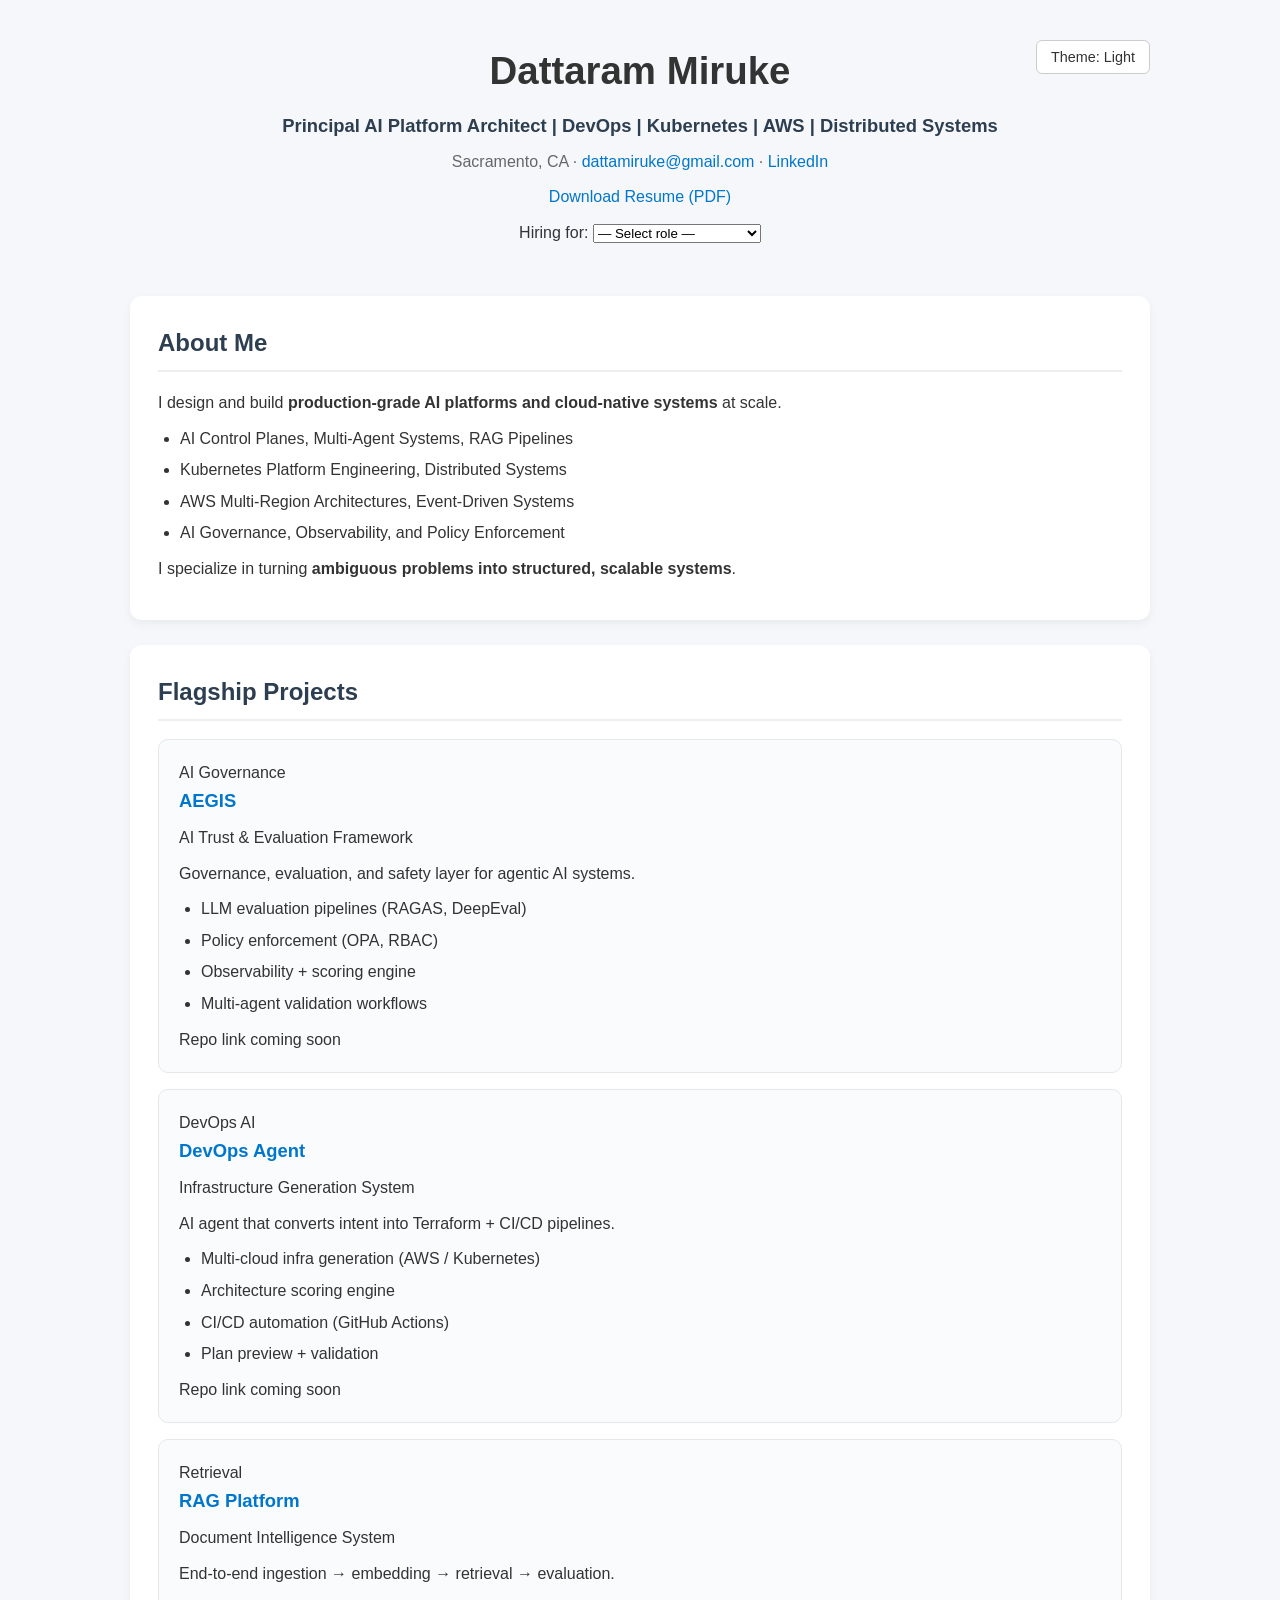
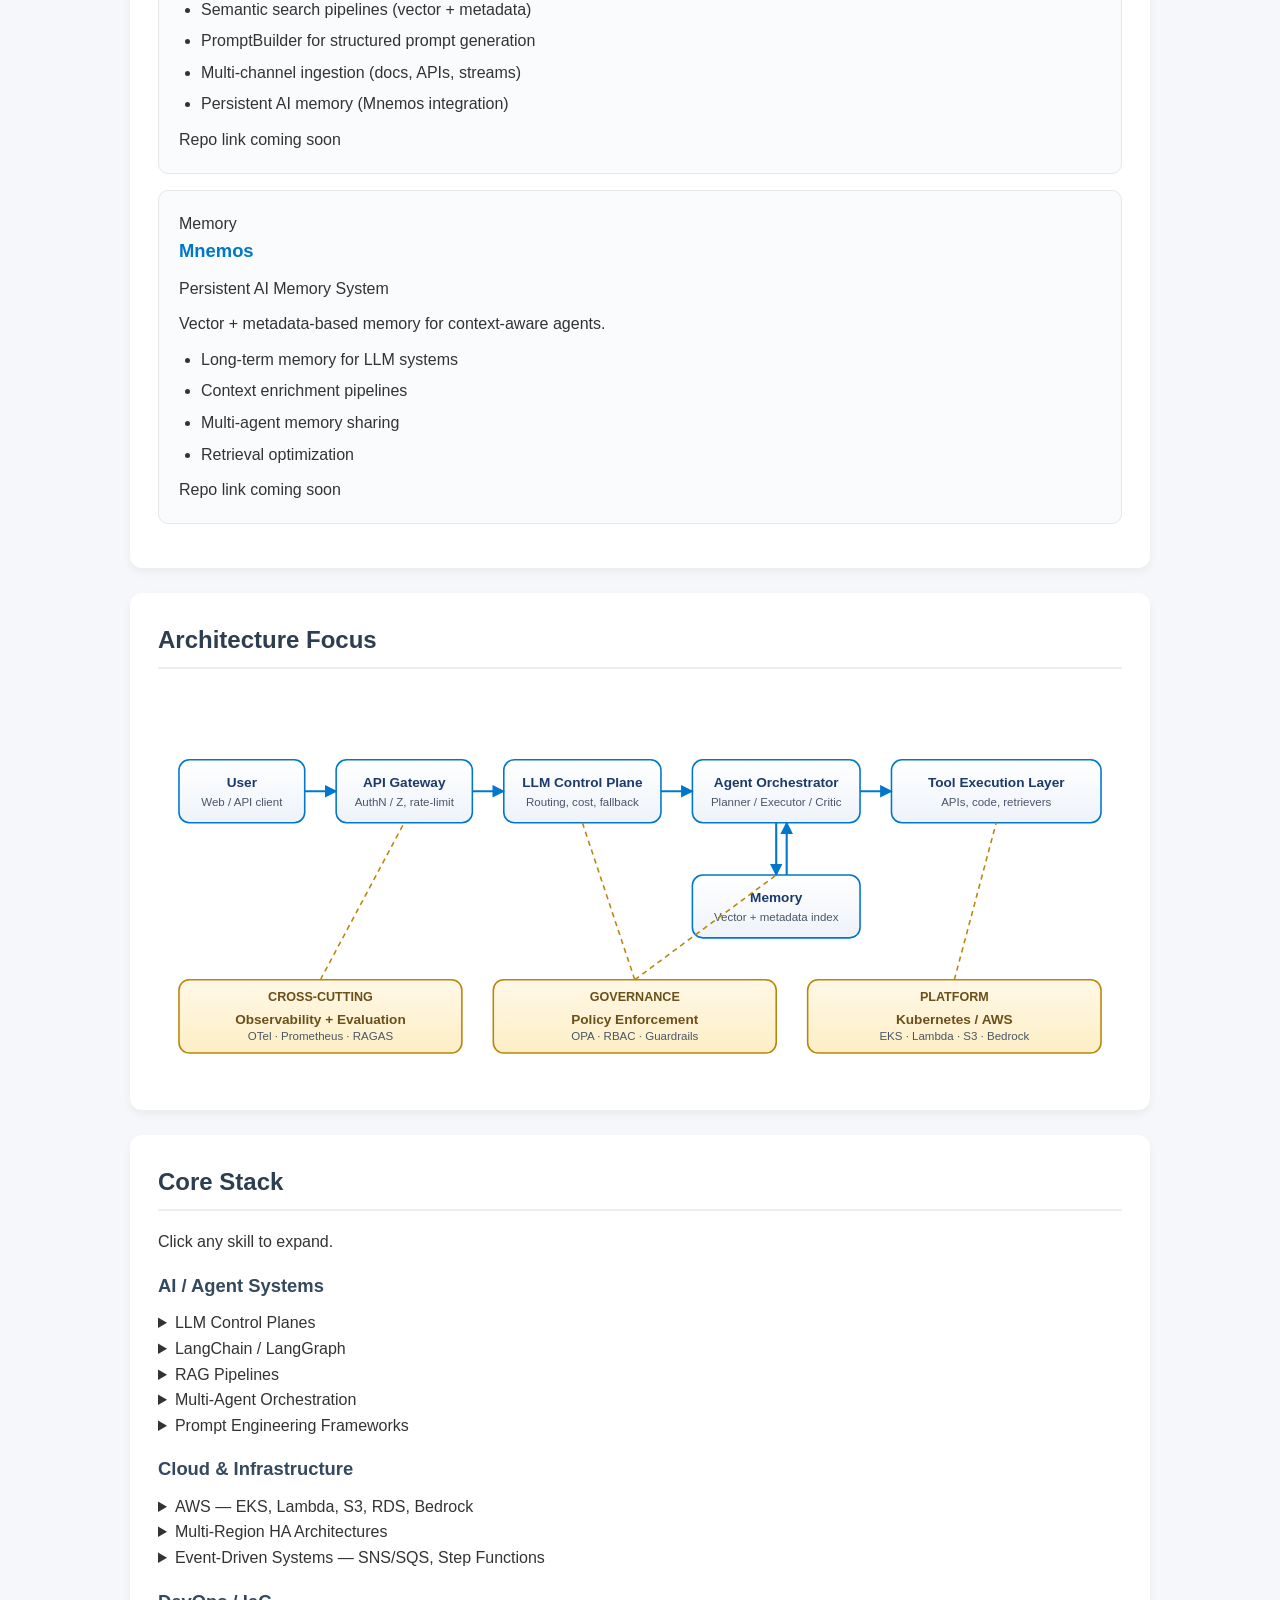
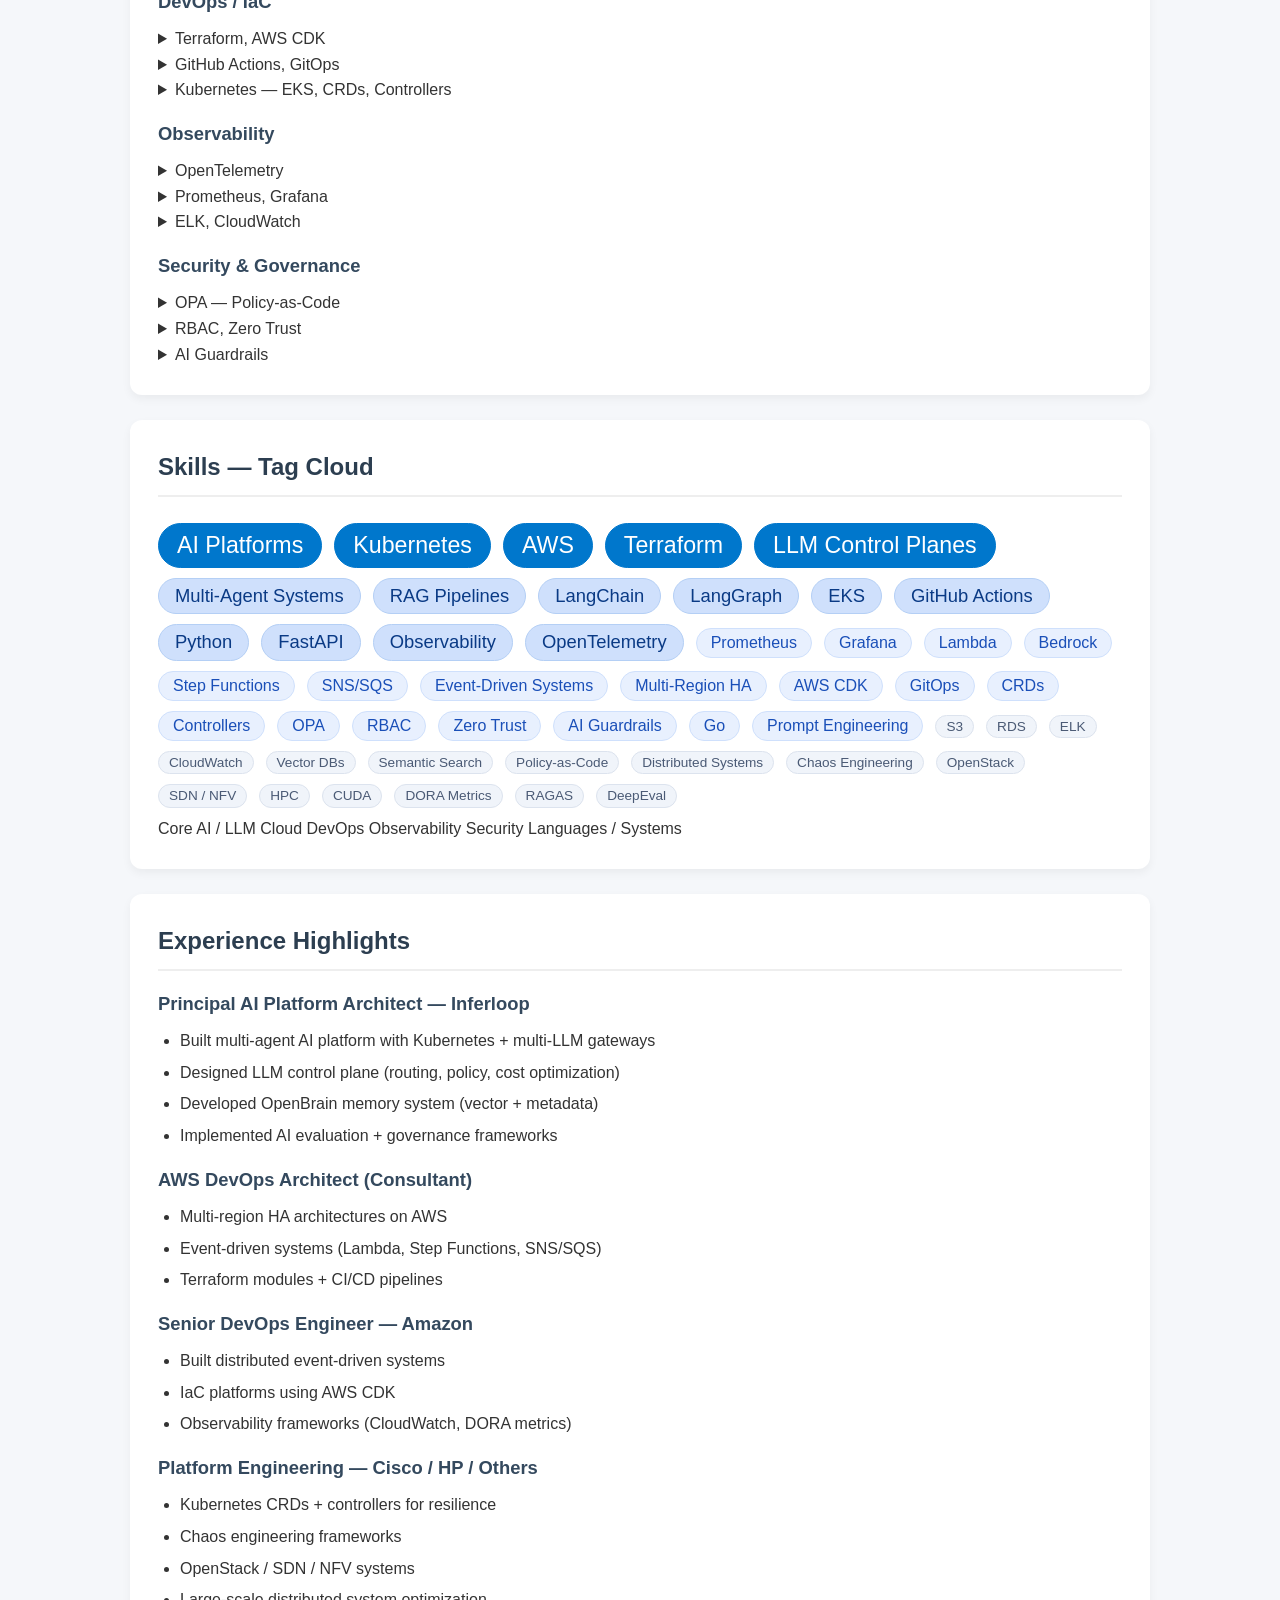
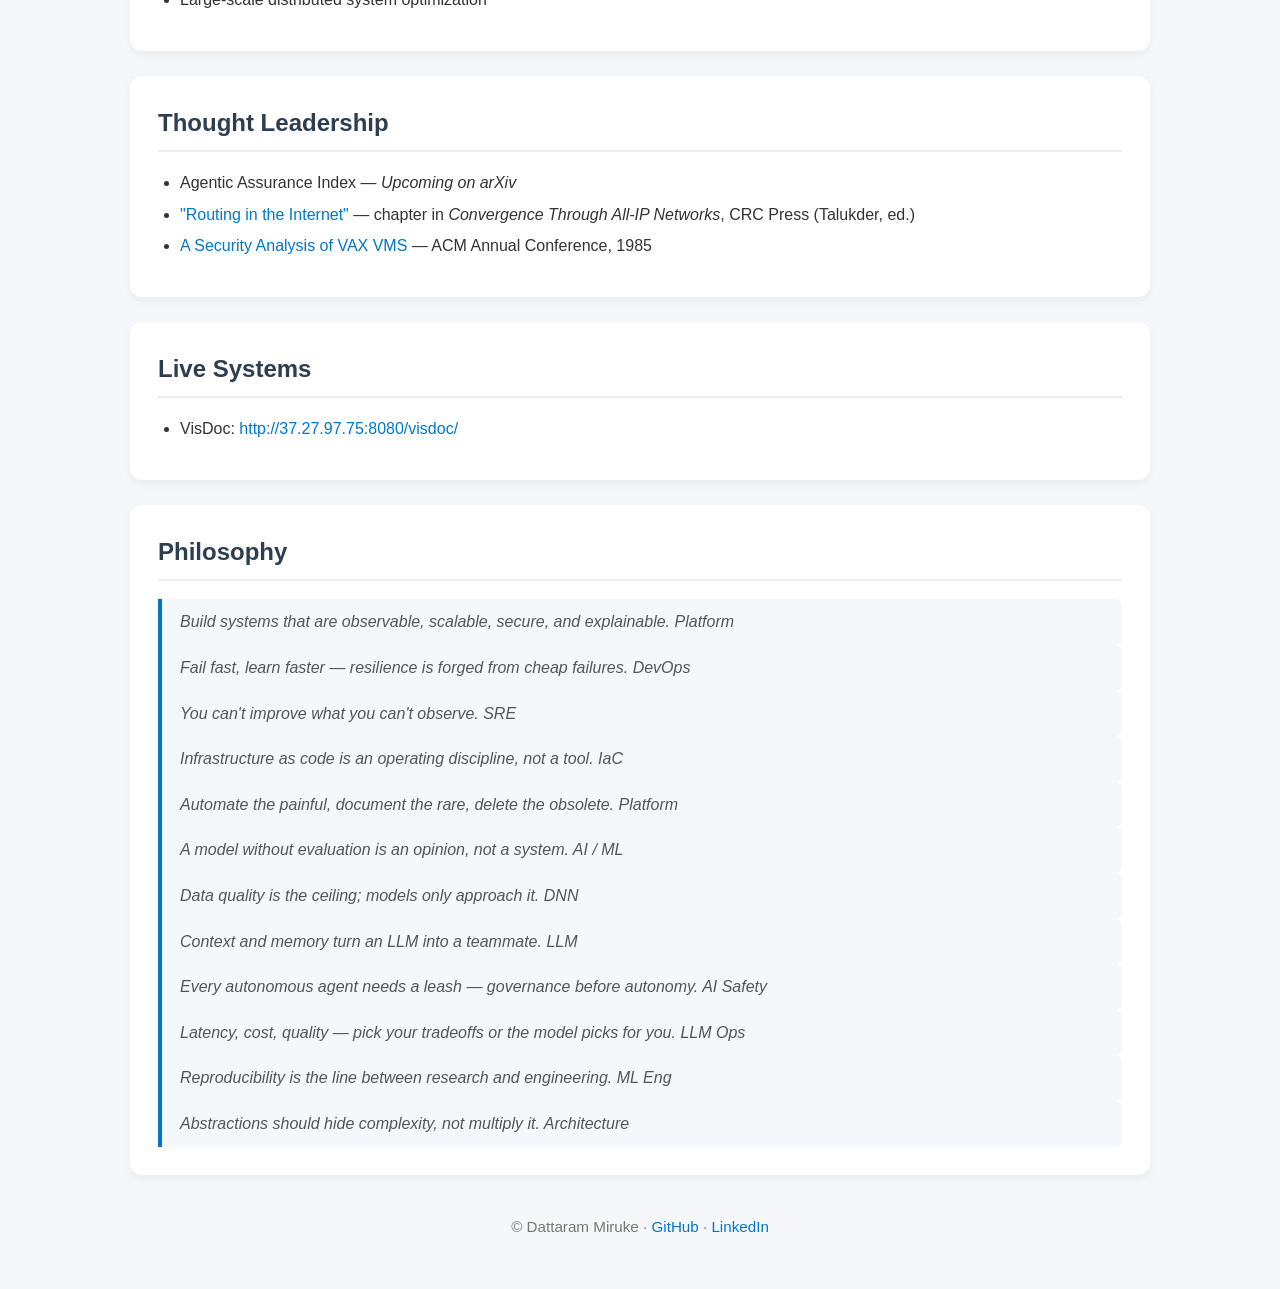
<file: index.html>
<!DOCTYPE html>
<html lang="en">
<head>
  <meta charset="UTF-8">
  <meta name="viewport" content="width=device-width, initial-scale=1.0">
  <title>Dattaram Miruke — Principal AI Platform Architect</title>
  <meta name="description" content="Principal AI Platform Architect — production-grade AI platforms, Kubernetes, AWS, multi-agent systems, RAG, AI governance.">
  <meta name="author" content="Dattaram Miruke">
  <meta property="og:type" content="profile">
  <meta property="og:title" content="Dattaram Miruke — Principal AI Platform Architect">
  <meta property="og:description" content="AI platforms, Kubernetes, AWS, multi-agent systems, RAG, AI governance.">
  <meta property="og:url" content="https://dmiruke.dev/">
  <meta name="twitter:card" content="summary">
  <meta name="twitter:title" content="Dattaram Miruke — Principal AI Platform Architect">
  <meta name="twitter:description" content="AI platforms, Kubernetes, AWS, multi-agent systems, RAG, AI governance.">
  <link rel="icon" type="image/svg+xml" href="assets/images/favicon.svg">
  <link rel="stylesheet" href="style.css">
</head>
<body>

<header>
  <h1>Dattaram Miruke</h1>
  <p class="subtitle" id="hero-headline">Principal AI Platform Architect | DevOps | Kubernetes | AWS | Distributed Systems</p>
  <p class="meta">Sacramento, CA &middot; <a href="mailto:dattamiruke@gmail.com">dattamiruke@gmail.com</a> &middot; <a href="https://www.linkedin.com/in/dattamiruke/" target="_blank" rel="noopener">LinkedIn</a></p>
  <p class="resume-download"><a id="resume-link" href="assets/pdf/original.pdf" download="Dattaram-Miruke-Resume.pdf" class="resume-btn">Download Resume (PDF)</a></p>
  <div class="role-switcher" id="roleSwitcher" hidden>
    <label for="roleSelect">Hiring for:</label>
    <select id="roleSelect">
      <option value="">— Select role —</option>
      <option value="platform">Platform / Infra</option>
      <option value="mlops">MLOps</option>
      <option value="rag">RAG / Applied GenAI</option>
      <option value="genai-lead">GenAI Engineering Lead</option>
    </select>
  </div>
  <button id="themeToggle" class="toggle">Theme: Light</button>
</header>

<section>
  <h2>About Me</h2>
  <p>
    I design and build <strong>production-grade AI platforms and cloud-native systems</strong> at scale.
  </p>
  <ul>
    <li>AI Control Planes, Multi-Agent Systems, RAG Pipelines</li>
    <li>Kubernetes Platform Engineering, Distributed Systems</li>
    <li>AWS Multi-Region Architectures, Event-Driven Systems</li>
    <li>AI Governance, Observability, and Policy Enforcement</li>
  </ul>
  <p>I specialize in turning <strong>ambiguous problems into structured, scalable systems</strong>.</p>
</section>

<section>
  <h2>Flagship Projects</h2>
  <div class="projects-grid">

    <article class="project" data-repo-id="aegis">
      <span class="project-tag">AI Governance</span>
      <h3>AEGIS</h3>
      <p class="project-tagline">AI Trust &amp; Evaluation Framework</p>
      <p>Governance, evaluation, and safety layer for agentic AI systems.</p>
      <ul>
        <li>LLM evaluation pipelines (RAGAS, DeepEval)</li>
        <li>Policy enforcement (OPA, RBAC)</li>
        <li>Observability + scoring engine</li>
        <li>Multi-agent validation workflows</li>
      </ul>
      <span class="project-link project-link-pending">Repo link coming soon</span>
    </article>

    <article class="project" data-repo-id="devops-agent">
      <span class="project-tag">DevOps AI</span>
      <h3>DevOps Agent</h3>
      <p class="project-tagline">Infrastructure Generation System</p>
      <p>AI agent that converts intent into Terraform + CI/CD pipelines.</p>
      <ul>
        <li>Multi-cloud infra generation (AWS / Kubernetes)</li>
        <li>Architecture scoring engine</li>
        <li>CI/CD automation (GitHub Actions)</li>
        <li>Plan preview + validation</li>
      </ul>
      <span class="project-link project-link-pending">Repo link coming soon</span>
    </article>

    <article class="project" data-repo-id="rag-platform">
      <span class="project-tag">Retrieval</span>
      <h3>RAG Platform</h3>
      <p class="project-tagline">Document Intelligence System</p>
      <p>End-to-end ingestion &rarr; embedding &rarr; retrieval &rarr; evaluation.</p>
      <ul>
        <li>Semantic search pipelines (vector + metadata)</li>
        <li>PromptBuilder for structured prompt generation</li>
        <li>Multi-channel ingestion (docs, APIs, streams)</li>
        <li>Persistent AI memory (Mnemos integration)</li>
      </ul>
      <span class="project-link project-link-pending">Repo link coming soon</span>
    </article>

    <article class="project" data-repo-id="mnemos">
      <span class="project-tag">Memory</span>
      <h3>Mnemos</h3>
      <p class="project-tagline">Persistent AI Memory System</p>
      <p>Vector + metadata-based memory for context-aware agents.</p>
      <ul>
        <li>Long-term memory for LLM systems</li>
        <li>Context enrichment pipelines</li>
        <li>Multi-agent memory sharing</li>
        <li>Retrieval optimization</li>
      </ul>
      <span class="project-link project-link-pending">Repo link coming soon</span>
    </article>

  </div>
</section>

<section>
  <h2>Architecture Focus</h2>
  <img src="assets/images/architecture.svg" alt="Reference architecture: User → API Gateway → LLM Control Plane → Agent Orchestrator → Tool Execution → Memory → Observability + Evaluation + Policy Enforcement" class="architecture-diagram">
</section>

<section>
  <h2>Core Stack</h2>
  <p class="stack-hint">Click any skill to expand.</p>

  <div class="stack-group">
    <h3>AI / Agent Systems</h3>
    <details class="skill">
      <summary>LLM Control Planes</summary>
      <div class="skill-body">
        Central routing, policy, and cost-optimization layer that sits in front of multiple LLM providers. Handles model selection, fallbacks, rate limits, auth, prompt/response logging, and per-tenant quotas — turning a collection of model APIs into a governed platform surface.
      </div>
    </details>
    <details class="skill">
      <summary>LangChain / LangGraph</summary>
      <div class="skill-body">
        Frameworks for composing LLM-powered applications. LangChain provides chains, tools, retrievers, and memory primitives. LangGraph layers a graph-based state machine on top — enabling cycles, branching, and multi-agent flows that plain chains cannot express cleanly.
      </div>
    </details>
    <details class="skill">
      <summary>RAG Pipelines</summary>
      <div class="skill-body">
        Retrieval-Augmented Generation: ingest documents, chunk, embed, store in a vector DB (+ metadata index), retrieve top-k at query time, and feed into the prompt. Ends with evaluation (RAGAS, DeepEval) on faithfulness, answer relevance, and context precision.
      </div>
    </details>
    <details class="skill">
      <summary>Multi-Agent Orchestration</summary>
      <div class="skill-body">
        Coordinating multiple specialized agents (e.g. planner, executor, critic, evaluator) around a shared task. Requires routing, message passing, shared/scoped memory, tool permissions, and deterministic handoff — plus guardrails so one misbehaving agent doesn't blow up the workflow.
      </div>
    </details>
    <details class="skill">
      <summary>Prompt Engineering Frameworks</summary>
      <div class="skill-body">
        Structured prompt composition: templates, few-shot example libraries, role/system prompt separation, output-schema enforcement (JSON mode, function calling), and regression testing of prompts like code — so prompt changes don't silently degrade production quality.
      </div>
    </details>
  </div>

  <div class="stack-group">
    <h3>Cloud &amp; Infrastructure</h3>
    <details class="skill">
      <summary>AWS — EKS, Lambda, S3, RDS, Bedrock</summary>
      <div class="skill-body">
        Core AWS surface: EKS for Kubernetes control plane, Lambda for event-driven compute, S3 for durable object storage, RDS for managed relational DBs, and Bedrock as the managed-LLM entrypoint for foundation models (Claude, Llama, Titan).
      </div>
    </details>
    <details class="skill">
      <summary>Multi-Region HA Architectures</summary>
      <div class="skill-body">
        Active-active and active-passive deployments spanning multiple AWS regions. Covers cross-region replication (S3, RDS, DynamoDB global tables), Route53 failover, regional isolation of blast radius, and DR runbooks that are rehearsed, not just documented.
      </div>
    </details>
    <details class="skill">
      <summary>Event-Driven Systems — SNS/SQS, Step Functions</summary>
      <div class="skill-body">
        Asynchronous workflows: SNS for pub/sub fan-out, SQS for durable decoupling + retries + DLQs, Step Functions for long-running state machines. Turns synchronous RPC chains into resilient pipelines where each stage can fail and be replayed independently.
      </div>
    </details>
  </div>

  <div class="stack-group">
    <h3>DevOps / IaC</h3>
    <details class="skill">
      <summary>Terraform, AWS CDK</summary>
      <div class="skill-body">
        Declarative infrastructure-as-code. Terraform for multi-cloud / provider-agnostic work with state management and reusable modules. AWS CDK for AWS-native workflows that benefit from a real programming language (Python/TypeScript) and higher-level constructs.
      </div>
    </details>
    <details class="skill">
      <summary>GitHub Actions, GitOps</summary>
      <div class="skill-body">
        CI/CD pipelines defined as YAML next to the code. GitOps takes this further — cluster/infra state is continuously reconciled against what's in Git (ArgoCD, Flux), so the repo is the source of truth and rollbacks are just git reverts.
      </div>
    </details>
    <details class="skill">
      <summary>Kubernetes — EKS, CRDs, Controllers</summary>
      <div class="skill-body">
        Container orchestration plus the operator pattern: Custom Resource Definitions extend the K8s API, and controllers watch those resources and drive the world toward declared state. The cleanest way to encode platform logic inside the cluster itself.
      </div>
    </details>
  </div>

  <div class="stack-group">
    <h3>Observability</h3>
    <details class="skill">
      <summary>OpenTelemetry</summary>
      <div class="skill-body">
        Vendor-neutral instrumentation standard for traces, metrics, and logs. SDKs emit data in a common format; the collector routes it to any backend (Prometheus, Jaeger, Datadog, CloudWatch). Breaks the lock-in between application code and observability vendor.
      </div>
    </details>
    <details class="skill">
      <summary>Prometheus, Grafana</summary>
      <div class="skill-body">
        Prometheus pulls and stores time-series metrics with a powerful query language (PromQL). Grafana sits on top for dashboards, alerting, and visual exploration. The de-facto open-source monitoring pair for Kubernetes and cloud-native workloads.
      </div>
    </details>
    <details class="skill">
      <summary>ELK, CloudWatch</summary>
      <div class="skill-body">
        ELK (Elasticsearch + Logstash + Kibana) for searchable, structured log aggregation across many services. CloudWatch for AWS-native metrics, logs, and alarms tightly integrated with every AWS service. Often run side-by-side — one for apps, one for infra.
      </div>
    </details>
  </div>

  <div class="stack-group">
    <h3>Security &amp; Governance</h3>
    <details class="skill">
      <summary>OPA — Policy-as-Code</summary>
      <div class="skill-body">
        Open Policy Agent: a general-purpose policy engine that evaluates Rego rules. Decouples authorization logic from application code so the same policies enforce K8s admission, API authorization, and Terraform plan checks — policy becomes a versioned artifact.
      </div>
    </details>
    <details class="skill">
      <summary>RBAC, Zero Trust</summary>
      <div class="skill-body">
        RBAC — access tied to roles and bindings, enforced at every API boundary. Zero Trust — drop the network perimeter assumption; every request is authenticated, authorized, and encrypted regardless of origin. Identity becomes the new perimeter.
      </div>
    </details>
    <details class="skill">
      <summary>AI Guardrails</summary>
      <div class="skill-body">
        Input and output controls around LLM calls: prompt-injection defense, PII redaction, content policy filters, hallucination / groundedness checks, and refusal handling. The "hard edges" that make an otherwise-stochastic model safe to put in front of users.
      </div>
    </details>
  </div>

</section>

<section>
  <h2>Skills &mdash; Tag Cloud</h2>
  <div class="tag-cloud">
    <span class="tag tag-xl cat-core">AI Platforms</span>
    <span class="tag tag-xl cat-core">Kubernetes</span>
    <span class="tag tag-xl cat-core">AWS</span>
    <span class="tag tag-xl cat-core">Terraform</span>
    <span class="tag tag-xl cat-core">LLM Control Planes</span>

    <span class="tag tag-lg cat-ai">Multi-Agent Systems</span>
    <span class="tag tag-lg cat-ai">RAG Pipelines</span>
    <span class="tag tag-lg cat-ai">LangChain</span>
    <span class="tag tag-lg cat-ai">LangGraph</span>
    <span class="tag tag-lg cat-cloud">EKS</span>
    <span class="tag tag-lg cat-devops">GitHub Actions</span>
    <span class="tag tag-lg cat-lang">Python</span>
    <span class="tag tag-lg cat-lang">FastAPI</span>
    <span class="tag tag-lg cat-obs">Observability</span>
    <span class="tag tag-lg cat-obs">OpenTelemetry</span>

    <span class="tag tag-md cat-obs">Prometheus</span>
    <span class="tag tag-md cat-obs">Grafana</span>
    <span class="tag tag-md cat-cloud">Lambda</span>
    <span class="tag tag-md cat-cloud">Bedrock</span>
    <span class="tag tag-md cat-cloud">Step Functions</span>
    <span class="tag tag-md cat-cloud">SNS/SQS</span>
    <span class="tag tag-md cat-cloud">Event-Driven Systems</span>
    <span class="tag tag-md cat-cloud">Multi-Region HA</span>
    <span class="tag tag-md cat-cloud">AWS CDK</span>
    <span class="tag tag-md cat-devops">GitOps</span>
    <span class="tag tag-md cat-devops">CRDs</span>
    <span class="tag tag-md cat-devops">Controllers</span>
    <span class="tag tag-md cat-security">OPA</span>
    <span class="tag tag-md cat-security">RBAC</span>
    <span class="tag tag-md cat-security">Zero Trust</span>
    <span class="tag tag-md cat-security">AI Guardrails</span>
    <span class="tag tag-md cat-lang">Go</span>
    <span class="tag tag-md cat-ai">Prompt Engineering</span>

    <span class="tag tag-sm cat-cloud">S3</span>
    <span class="tag tag-sm cat-cloud">RDS</span>
    <span class="tag tag-sm cat-obs">ELK</span>
    <span class="tag tag-sm cat-obs">CloudWatch</span>
    <span class="tag tag-sm cat-ai">Vector DBs</span>
    <span class="tag tag-sm cat-ai">Semantic Search</span>
    <span class="tag tag-sm cat-security">Policy-as-Code</span>
    <span class="tag tag-sm cat-lang">Distributed Systems</span>
    <span class="tag tag-sm cat-devops">Chaos Engineering</span>
    <span class="tag tag-sm cat-lang">OpenStack</span>
    <span class="tag tag-sm cat-lang">SDN / NFV</span>
    <span class="tag tag-sm cat-lang">HPC</span>
    <span class="tag tag-sm cat-lang">CUDA</span>
    <span class="tag tag-sm cat-obs">DORA Metrics</span>
    <span class="tag tag-sm cat-ai">RAGAS</span>
    <span class="tag tag-sm cat-ai">DeepEval</span>
  </div>
  <div class="tag-legend">
    <span class="legend-item"><span class="legend-dot cat-core"></span> Core</span>
    <span class="legend-item"><span class="legend-dot cat-ai"></span> AI / LLM</span>
    <span class="legend-item"><span class="legend-dot cat-cloud"></span> Cloud</span>
    <span class="legend-item"><span class="legend-dot cat-devops"></span> DevOps</span>
    <span class="legend-item"><span class="legend-dot cat-obs"></span> Observability</span>
    <span class="legend-item"><span class="legend-dot cat-security"></span> Security</span>
    <span class="legend-item"><span class="legend-dot cat-lang"></span> Languages / Systems</span>
  </div>
</section>

<section>
  <h2>Experience Highlights</h2>

  <h3>Principal AI Platform Architect — Inferloop</h3>
  <ul>
    <li>Built multi-agent AI platform with Kubernetes + multi-LLM gateways</li>
    <li>Designed LLM control plane (routing, policy, cost optimization)</li>
    <li>Developed OpenBrain memory system (vector + metadata)</li>
    <li>Implemented AI evaluation + governance frameworks</li>
  </ul>

  <h3>AWS DevOps Architect (Consultant)</h3>
  <ul>
    <li>Multi-region HA architectures on AWS</li>
    <li>Event-driven systems (Lambda, Step Functions, SNS/SQS)</li>
    <li>Terraform modules + CI/CD pipelines</li>
  </ul>

  <h3>Senior DevOps Engineer — Amazon</h3>
  <ul>
    <li>Built distributed event-driven systems</li>
    <li>IaC platforms using AWS CDK</li>
    <li>Observability frameworks (CloudWatch, DORA metrics)</li>
  </ul>

  <h3>Platform Engineering — Cisco / HP / Others</h3>
  <ul>
    <li>Kubernetes CRDs + controllers for resilience</li>
    <li>Chaos engineering frameworks</li>
    <li>OpenStack / SDN / NFV systems</li>
    <li>Large-scale distributed system optimization</li>
  </ul>
</section>

<section>
  <h2>Thought Leadership</h2>
  <ul>
    <li>Agentic Assurance Index &mdash; <em>Upcoming on arXiv</em></li>
    <li><a href="https://www.amazon.com/Convergence-Through-All-IP-Networks-Talukder-ebook/dp/B07L6Q78SJ" target="_blank" rel="noopener">"Routing in the Internet"</a> &mdash; chapter in <em>Convergence Through All-IP Networks</em>, CRC Press (Talukder, ed.)</li>
    <li><a href="https://dl.acm.org/doi/10.1145/320435.320547" target="_blank" rel="noopener">A Security Analysis of VAX VMS</a> &mdash; ACM Annual Conference, 1985</li>
  </ul>
</section>

<section>
  <h2>Live Systems</h2>
  <ul>
    <li>VisDoc: <a href="http://37.27.97.75:8080/visdoc/" target="_blank" rel="noopener">http://37.27.97.75:8080/visdoc/</a></li>
  </ul>
</section>

<section>
  <h2>Philosophy</h2>
  <div class="philosophy-rotator" id="philosophyRotator" title="Click to advance">
    <blockquote class="philosophy-quote active">
      <span class="quote-text">Build systems that are observable, scalable, secure, and explainable.</span>
      <span class="quote-tag">Platform</span>
    </blockquote>
    <blockquote class="philosophy-quote">
      <span class="quote-text">Fail fast, learn faster &mdash; resilience is forged from cheap failures.</span>
      <span class="quote-tag">DevOps</span>
    </blockquote>
    <blockquote class="philosophy-quote">
      <span class="quote-text">You can't improve what you can't observe.</span>
      <span class="quote-tag">SRE</span>
    </blockquote>
    <blockquote class="philosophy-quote">
      <span class="quote-text">Infrastructure as code is an operating discipline, not a tool.</span>
      <span class="quote-tag">IaC</span>
    </blockquote>
    <blockquote class="philosophy-quote">
      <span class="quote-text">Automate the painful, document the rare, delete the obsolete.</span>
      <span class="quote-tag">Platform</span>
    </blockquote>
    <blockquote class="philosophy-quote">
      <span class="quote-text">A model without evaluation is an opinion, not a system.</span>
      <span class="quote-tag">AI / ML</span>
    </blockquote>
    <blockquote class="philosophy-quote">
      <span class="quote-text">Data quality is the ceiling; models only approach it.</span>
      <span class="quote-tag">DNN</span>
    </blockquote>
    <blockquote class="philosophy-quote">
      <span class="quote-text">Context and memory turn an LLM into a teammate.</span>
      <span class="quote-tag">LLM</span>
    </blockquote>
    <blockquote class="philosophy-quote">
      <span class="quote-text">Every autonomous agent needs a leash &mdash; governance before autonomy.</span>
      <span class="quote-tag">AI Safety</span>
    </blockquote>
    <blockquote class="philosophy-quote">
      <span class="quote-text">Latency, cost, quality &mdash; pick your tradeoffs or the model picks for you.</span>
      <span class="quote-tag">LLM Ops</span>
    </blockquote>
    <blockquote class="philosophy-quote">
      <span class="quote-text">Reproducibility is the line between research and engineering.</span>
      <span class="quote-tag">ML Eng</span>
    </blockquote>
    <blockquote class="philosophy-quote">
      <span class="quote-text">Abstractions should hide complexity, not multiply it.</span>
      <span class="quote-tag">Architecture</span>
    </blockquote>
  </div>
  <div class="philosophy-dots" id="philosophyDots"></div>
</section>

<footer>
  <p>&copy; Dattaram Miruke &middot; <a href="https://github.com/dattamiruke" target="_blank" rel="noopener">GitHub</a> &middot; <a href="https://www.linkedin.com/in/dattamiruke/" target="_blank" rel="noopener">LinkedIn</a></p>
</footer>

<script>
(() => {
  const themes = ["light", "white", "dark"];
  const labels = { light: "Theme: Light", white: "Theme: White", dark: "Theme: Dark" };
  let idx = 0;

  function applyTheme(name) {
    document.body.classList.remove("theme-light", "theme-white", "theme-dark", "dark");
    document.body.classList.add("theme-" + name);
    if (name === "dark") document.body.classList.add("dark");
    document.getElementById("themeToggle").textContent = labels[name];
  }

  function cycleTheme() {
    idx = (idx + 1) % themes.length;
    applyTheme(themes[idx]);
  }

  document.getElementById("themeToggle").addEventListener("click", cycleTheme);
  applyTheme(themes[idx]);

  /* Philosophy rotator */
  const phQuotes = document.querySelectorAll(".philosophy-quote");
  const phDots = document.getElementById("philosophyDots");
  const phRotator = document.getElementById("philosophyRotator");
  let phIdx = 0;
  let phTimer = null;

  phQuotes.forEach((_, i) => {
    const d = document.createElement("span");
    d.className = "philosophy-dot" + (i === 0 ? " active" : "");
    d.addEventListener("click", () => showQuote(i, true));
    phDots.appendChild(d);
  });
  const dots = phDots.querySelectorAll(".philosophy-dot");

  function showQuote(n, resetTimer) {
    phQuotes[phIdx].classList.remove("active");
    dots[phIdx].classList.remove("active");
    phIdx = (n + phQuotes.length) % phQuotes.length;
    phQuotes[phIdx].classList.add("active");
    dots[phIdx].classList.add("active");
    if (resetTimer) startRotate();
  }

  function startRotate() {
    clearInterval(phTimer);
    phTimer = setInterval(() => showQuote(phIdx + 1, false), 6000);
  }

  phRotator.addEventListener("click", () => showQuote(phIdx + 1, true));
  phRotator.addEventListener("mouseenter", () => clearInterval(phTimer));
  phRotator.addEventListener("mouseleave", startRotate);
  startRotate();
})();
</script>

<script src="assets/roles.js" defer></script>

</body>
</html>
</file>
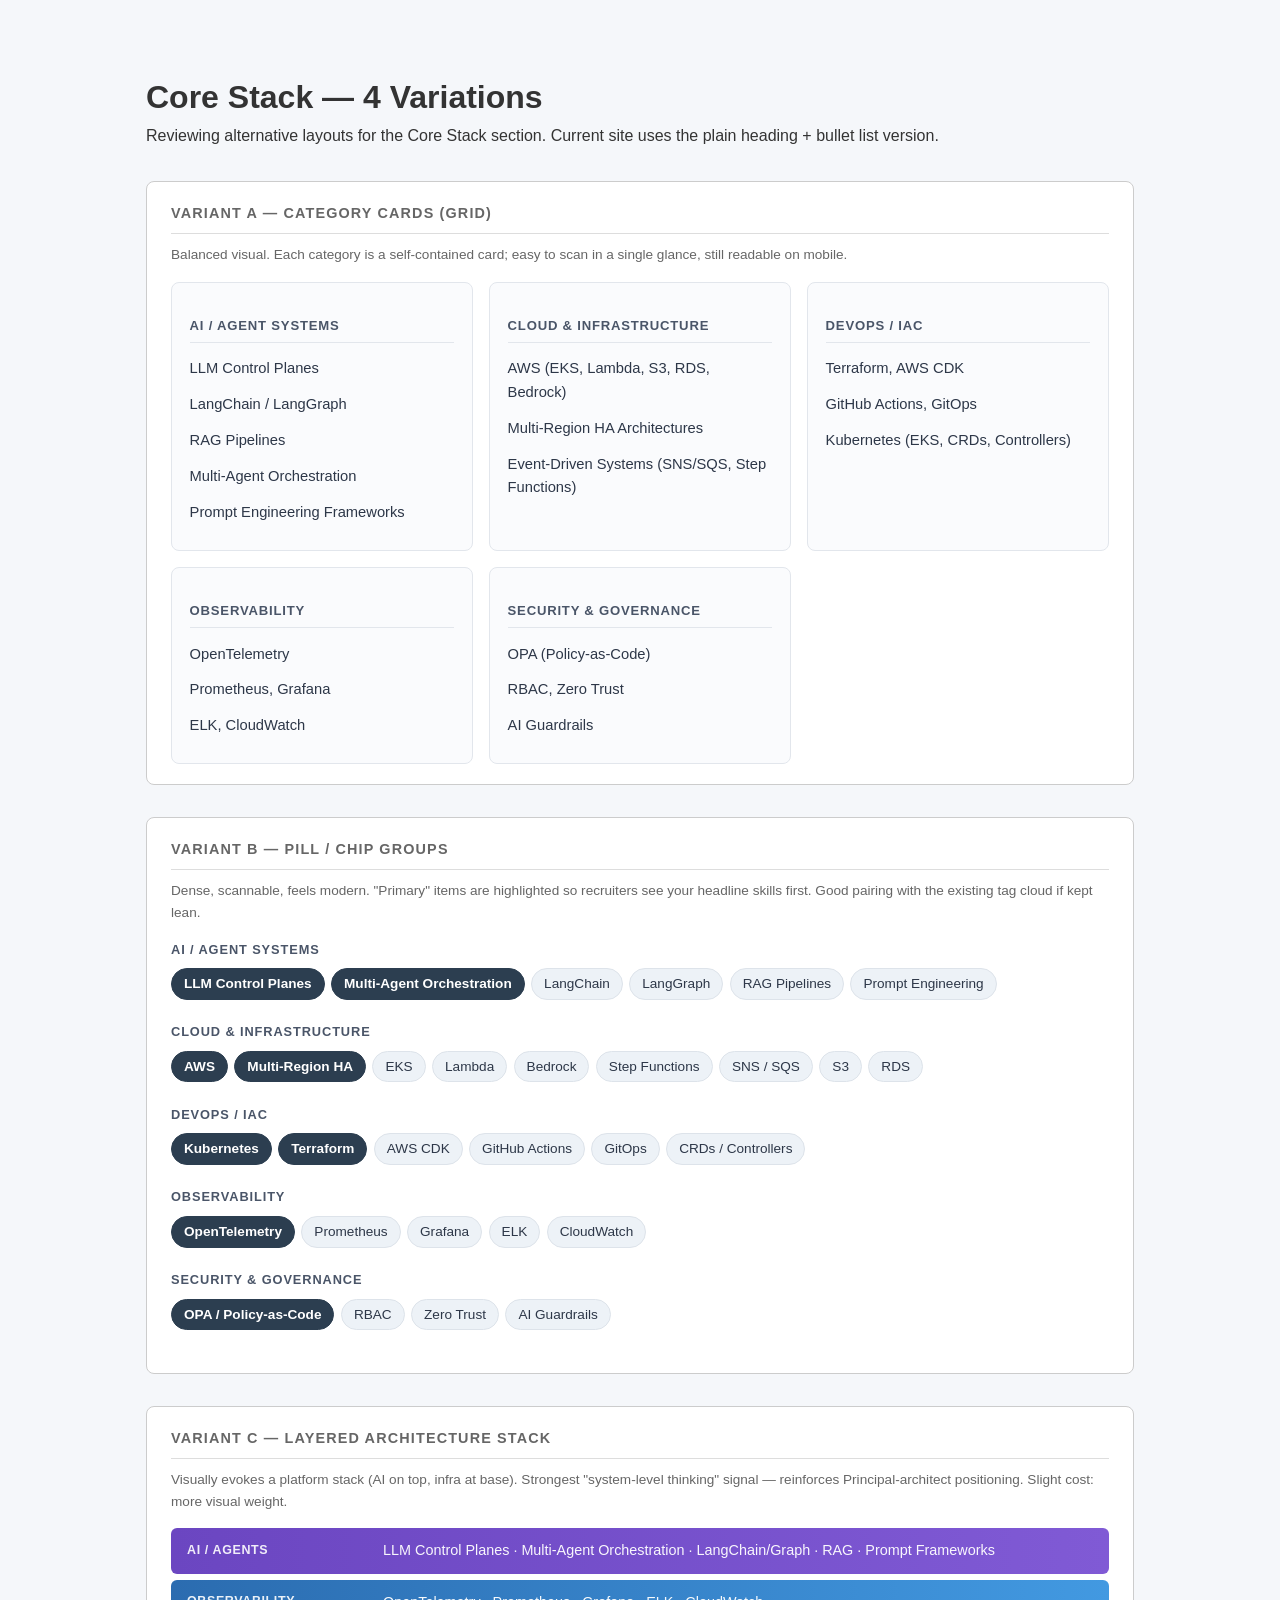
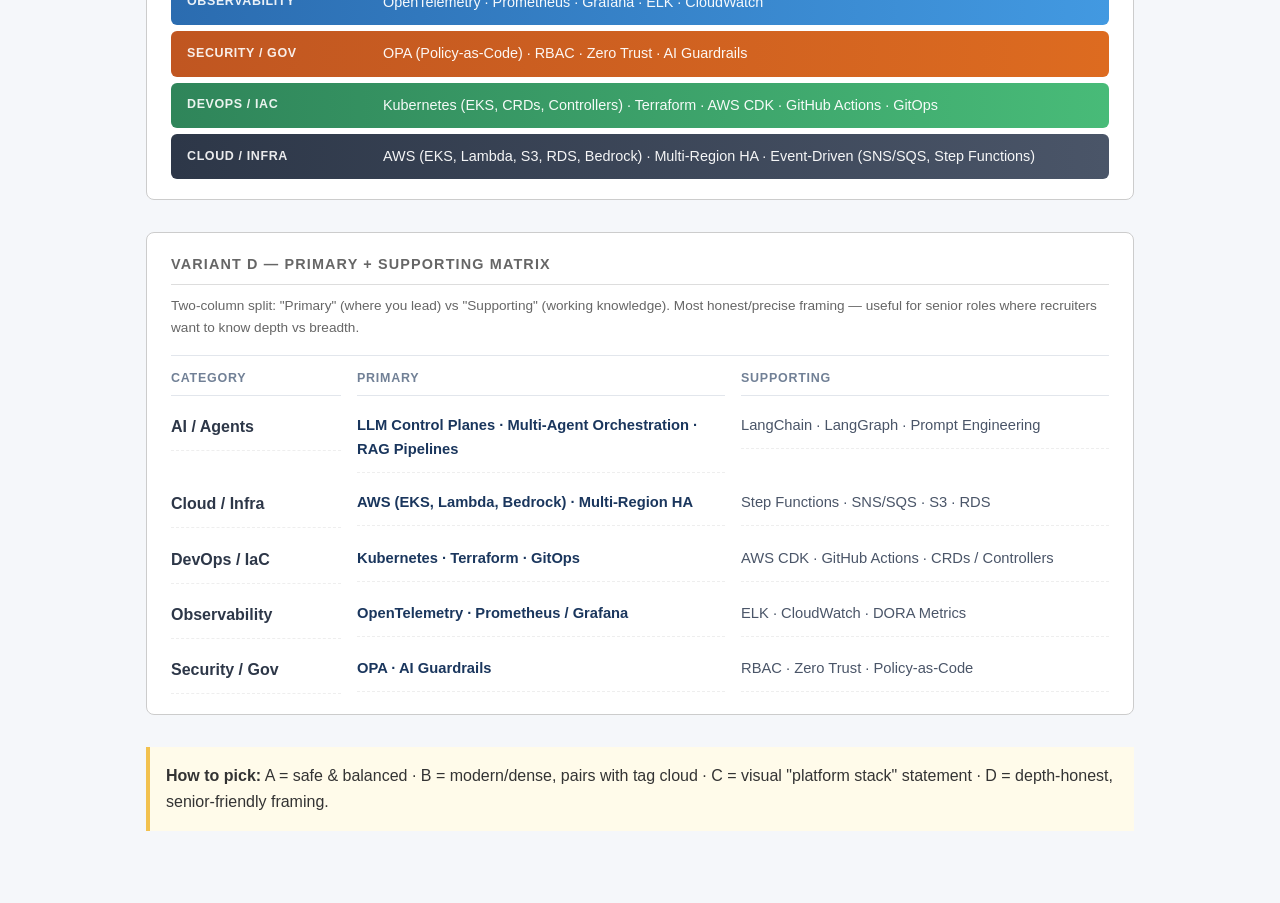
<file: core-stack-preview.html>
<!DOCTYPE html>
<html lang="en">
<head>
  <meta charset="UTF-8">
  <title>Core Stack — Variations Preview</title>
  <link rel="stylesheet" href="style.css">
  <style>
    .variant-wrap { max-width: 1100px; margin: 2rem auto; padding: 0 1rem; }
    .variant { border: 1px solid #ccc; border-radius: 8px; padding: 1.25rem 1.5rem; margin: 2rem 0; background: #fff; }
    .variant h2.variant-label { margin-top: 0; font-size: 0.9rem; letter-spacing: 0.08em; text-transform: uppercase; color: #666; border-bottom: 1px solid #ddd; padding-bottom: 0.5rem; }
    .variant-note { font-size: 0.85rem; color: #666; margin-top: -0.5rem; margin-bottom: 1rem; }

    /* ===== Variant A: Category cards grid ===== */
    .stack-cards { display: grid; grid-template-columns: repeat(auto-fit, minmax(230px, 1fr)); gap: 1rem; }
    .stack-card { border: 1px solid #e2e6ec; border-radius: 8px; padding: 1rem 1.1rem; background: #fafbfd; }
    .stack-card h3 { font-size: 0.82rem; text-transform: uppercase; letter-spacing: 0.06em; color: #4a5568; margin-bottom: 0.7rem; border-bottom: 1px solid #e2e6ec; padding-bottom: 0.4rem; }
    .stack-card ul { list-style: none; padding: 0; margin: 0; }
    .stack-card li { font-size: 0.92rem; padding: 0.2rem 0; color: #2d3748; }

    /* ===== Variant B: Pill/chip groups ===== */
    .stack-pills-section { margin-bottom: 1.4rem; }
    .stack-pills-section h3 { font-size: 0.8rem; text-transform: uppercase; letter-spacing: 0.07em; color: #4a5568; margin-bottom: 0.5rem; }
    .stack-pills { display: flex; flex-wrap: wrap; gap: 0.4rem; }
    .stack-pill { display: inline-block; padding: 4px 12px; border-radius: 999px; font-size: 0.85rem; background: #edf2f7; color: #2d3748; border: 1px solid #dde3ea; }
    .stack-pill.primary { background: #2c3e50; color: #fff; border-color: #2c3e50; font-weight: 600; }

    /* ===== Variant C: Layered architecture stack ===== */
    .stack-layers { display: flex; flex-direction: column; gap: 6px; font-family: -apple-system, BlinkMacSystemFont, "Segoe UI", sans-serif; }
    .stack-layer { border-radius: 6px; padding: 0.7rem 1rem; display: grid; grid-template-columns: 180px 1fr; gap: 1rem; align-items: center; }
    .stack-layer .layer-label { font-size: 0.78rem; text-transform: uppercase; letter-spacing: 0.05em; font-weight: 700; color: rgba(255,255,255,0.9); }
    .stack-layer .layer-items { font-size: 0.9rem; color: rgba(255,255,255,0.95); }
    .layer-ai { background: linear-gradient(90deg, #6b46c1, #805ad5); }
    .layer-obs { background: linear-gradient(90deg, #2b6cb0, #4299e1); }
    .layer-sec { background: linear-gradient(90deg, #c05621, #dd6b20); }
    .layer-ops { background: linear-gradient(90deg, #2f855a, #48bb78); }
    .layer-cloud { background: linear-gradient(90deg, #2d3748, #4a5568); }

    /* ===== Variant D: Two-column "primary + supporting" ===== */
    .stack-matrix { display: grid; grid-template-columns: 170px 1fr 1fr; gap: 0.5rem 1rem; align-items: start; border-top: 1px solid #e2e6ec; padding-top: 0.8rem; }
    .stack-matrix .mx-head { font-size: 0.78rem; text-transform: uppercase; letter-spacing: 0.06em; color: #718096; font-weight: 700; padding-bottom: 0.4rem; border-bottom: 1px solid #e2e6ec; }
    .stack-matrix .mx-cat { font-weight: 600; color: #2d3748; padding: 0.65rem 0; border-bottom: 1px dashed #eee; }
    .stack-matrix .mx-cell { padding: 0.65rem 0; border-bottom: 1px dashed #eee; font-size: 0.92rem; color: #4a5568; }
    .stack-matrix .mx-cell.primary { color: #1a365d; font-weight: 600; }
  </style>
</head>
<body class="theme-light">

<div class="variant-wrap">
  <h1>Core Stack — 4 Variations</h1>
  <p>Reviewing alternative layouts for the Core Stack section. Current site uses the plain heading + bullet list version.</p>

  <!-- =========================== VARIANT A =========================== -->
  <div class="variant">
    <h2 class="variant-label">Variant A — Category cards (grid)</h2>
    <p class="variant-note">Balanced visual. Each category is a self-contained card; easy to scan in a single glance, still readable on mobile.</p>

    <div class="stack-cards">

      <div class="stack-card">
        <h3>AI / Agent Systems</h3>
        <ul>
          <li>LLM Control Planes</li>
          <li>LangChain / LangGraph</li>
          <li>RAG Pipelines</li>
          <li>Multi-Agent Orchestration</li>
          <li>Prompt Engineering Frameworks</li>
        </ul>
      </div>

      <div class="stack-card">
        <h3>Cloud &amp; Infrastructure</h3>
        <ul>
          <li>AWS (EKS, Lambda, S3, RDS, Bedrock)</li>
          <li>Multi-Region HA Architectures</li>
          <li>Event-Driven Systems (SNS/SQS, Step Functions)</li>
        </ul>
      </div>

      <div class="stack-card">
        <h3>DevOps / IaC</h3>
        <ul>
          <li>Terraform, AWS CDK</li>
          <li>GitHub Actions, GitOps</li>
          <li>Kubernetes (EKS, CRDs, Controllers)</li>
        </ul>
      </div>

      <div class="stack-card">
        <h3>Observability</h3>
        <ul>
          <li>OpenTelemetry</li>
          <li>Prometheus, Grafana</li>
          <li>ELK, CloudWatch</li>
        </ul>
      </div>

      <div class="stack-card">
        <h3>Security &amp; Governance</h3>
        <ul>
          <li>OPA (Policy-as-Code)</li>
          <li>RBAC, Zero Trust</li>
          <li>AI Guardrails</li>
        </ul>
      </div>

    </div>
  </div>

  <!-- =========================== VARIANT B =========================== -->
  <div class="variant">
    <h2 class="variant-label">Variant B — Pill / chip groups</h2>
    <p class="variant-note">Dense, scannable, feels modern. "Primary" items are highlighted so recruiters see your headline skills first. Good pairing with the existing tag cloud if kept lean.</p>

    <div class="stack-pills-section">
      <h3>AI / Agent Systems</h3>
      <div class="stack-pills">
        <span class="stack-pill primary">LLM Control Planes</span>
        <span class="stack-pill primary">Multi-Agent Orchestration</span>
        <span class="stack-pill">LangChain</span>
        <span class="stack-pill">LangGraph</span>
        <span class="stack-pill">RAG Pipelines</span>
        <span class="stack-pill">Prompt Engineering</span>
      </div>
    </div>

    <div class="stack-pills-section">
      <h3>Cloud &amp; Infrastructure</h3>
      <div class="stack-pills">
        <span class="stack-pill primary">AWS</span>
        <span class="stack-pill primary">Multi-Region HA</span>
        <span class="stack-pill">EKS</span>
        <span class="stack-pill">Lambda</span>
        <span class="stack-pill">Bedrock</span>
        <span class="stack-pill">Step Functions</span>
        <span class="stack-pill">SNS / SQS</span>
        <span class="stack-pill">S3</span>
        <span class="stack-pill">RDS</span>
      </div>
    </div>

    <div class="stack-pills-section">
      <h3>DevOps / IaC</h3>
      <div class="stack-pills">
        <span class="stack-pill primary">Kubernetes</span>
        <span class="stack-pill primary">Terraform</span>
        <span class="stack-pill">AWS CDK</span>
        <span class="stack-pill">GitHub Actions</span>
        <span class="stack-pill">GitOps</span>
        <span class="stack-pill">CRDs / Controllers</span>
      </div>
    </div>

    <div class="stack-pills-section">
      <h3>Observability</h3>
      <div class="stack-pills">
        <span class="stack-pill primary">OpenTelemetry</span>
        <span class="stack-pill">Prometheus</span>
        <span class="stack-pill">Grafana</span>
        <span class="stack-pill">ELK</span>
        <span class="stack-pill">CloudWatch</span>
      </div>
    </div>

    <div class="stack-pills-section">
      <h3>Security &amp; Governance</h3>
      <div class="stack-pills">
        <span class="stack-pill primary">OPA / Policy-as-Code</span>
        <span class="stack-pill">RBAC</span>
        <span class="stack-pill">Zero Trust</span>
        <span class="stack-pill">AI Guardrails</span>
      </div>
    </div>

  </div>

  <!-- =========================== VARIANT C =========================== -->
  <div class="variant">
    <h2 class="variant-label">Variant C — Layered architecture stack</h2>
    <p class="variant-note">Visually evokes a platform stack (AI on top, infra at base). Strongest "system-level thinking" signal — reinforces Principal-architect positioning. Slight cost: more visual weight.</p>

    <div class="stack-layers">
      <div class="stack-layer layer-ai">
        <span class="layer-label">AI / Agents</span>
        <span class="layer-items">LLM Control Planes · Multi-Agent Orchestration · LangChain/Graph · RAG · Prompt Frameworks</span>
      </div>
      <div class="stack-layer layer-obs">
        <span class="layer-label">Observability</span>
        <span class="layer-items">OpenTelemetry · Prometheus · Grafana · ELK · CloudWatch</span>
      </div>
      <div class="stack-layer layer-sec">
        <span class="layer-label">Security / Gov</span>
        <span class="layer-items">OPA (Policy-as-Code) · RBAC · Zero Trust · AI Guardrails</span>
      </div>
      <div class="stack-layer layer-ops">
        <span class="layer-label">DevOps / IaC</span>
        <span class="layer-items">Kubernetes (EKS, CRDs, Controllers) · Terraform · AWS CDK · GitHub Actions · GitOps</span>
      </div>
      <div class="stack-layer layer-cloud">
        <span class="layer-label">Cloud / Infra</span>
        <span class="layer-items">AWS (EKS, Lambda, S3, RDS, Bedrock) · Multi-Region HA · Event-Driven (SNS/SQS, Step Functions)</span>
      </div>
    </div>
  </div>

  <!-- =========================== VARIANT D =========================== -->
  <div class="variant">
    <h2 class="variant-label">Variant D — Primary + supporting matrix</h2>
    <p class="variant-note">Two-column split: "Primary" (where you lead) vs "Supporting" (working knowledge). Most honest/precise framing — useful for senior roles where recruiters want to know depth vs breadth.</p>

    <div class="stack-matrix">
      <div class="mx-head">Category</div>
      <div class="mx-head">Primary</div>
      <div class="mx-head">Supporting</div>

      <div class="mx-cat">AI / Agents</div>
      <div class="mx-cell primary">LLM Control Planes · Multi-Agent Orchestration · RAG Pipelines</div>
      <div class="mx-cell">LangChain · LangGraph · Prompt Engineering</div>

      <div class="mx-cat">Cloud / Infra</div>
      <div class="mx-cell primary">AWS (EKS, Lambda, Bedrock) · Multi-Region HA</div>
      <div class="mx-cell">Step Functions · SNS/SQS · S3 · RDS</div>

      <div class="mx-cat">DevOps / IaC</div>
      <div class="mx-cell primary">Kubernetes · Terraform · GitOps</div>
      <div class="mx-cell">AWS CDK · GitHub Actions · CRDs / Controllers</div>

      <div class="mx-cat">Observability</div>
      <div class="mx-cell primary">OpenTelemetry · Prometheus / Grafana</div>
      <div class="mx-cell">ELK · CloudWatch · DORA Metrics</div>

      <div class="mx-cat">Security / Gov</div>
      <div class="mx-cell primary">OPA · AI Guardrails</div>
      <div class="mx-cell">RBAC · Zero Trust · Policy-as-Code</div>
    </div>
  </div>

  <p style="margin-top:2rem;padding:1rem;background:#fffbea;border-left:4px solid #f2c14e;">
    <strong>How to pick:</strong>
    A = safe &amp; balanced ·
    B = modern/dense, pairs with tag cloud ·
    C = visual &quot;platform stack&quot; statement ·
    D = depth-honest, senior-friendly framing.
  </p>

</div>

</body>
</html>
</file>
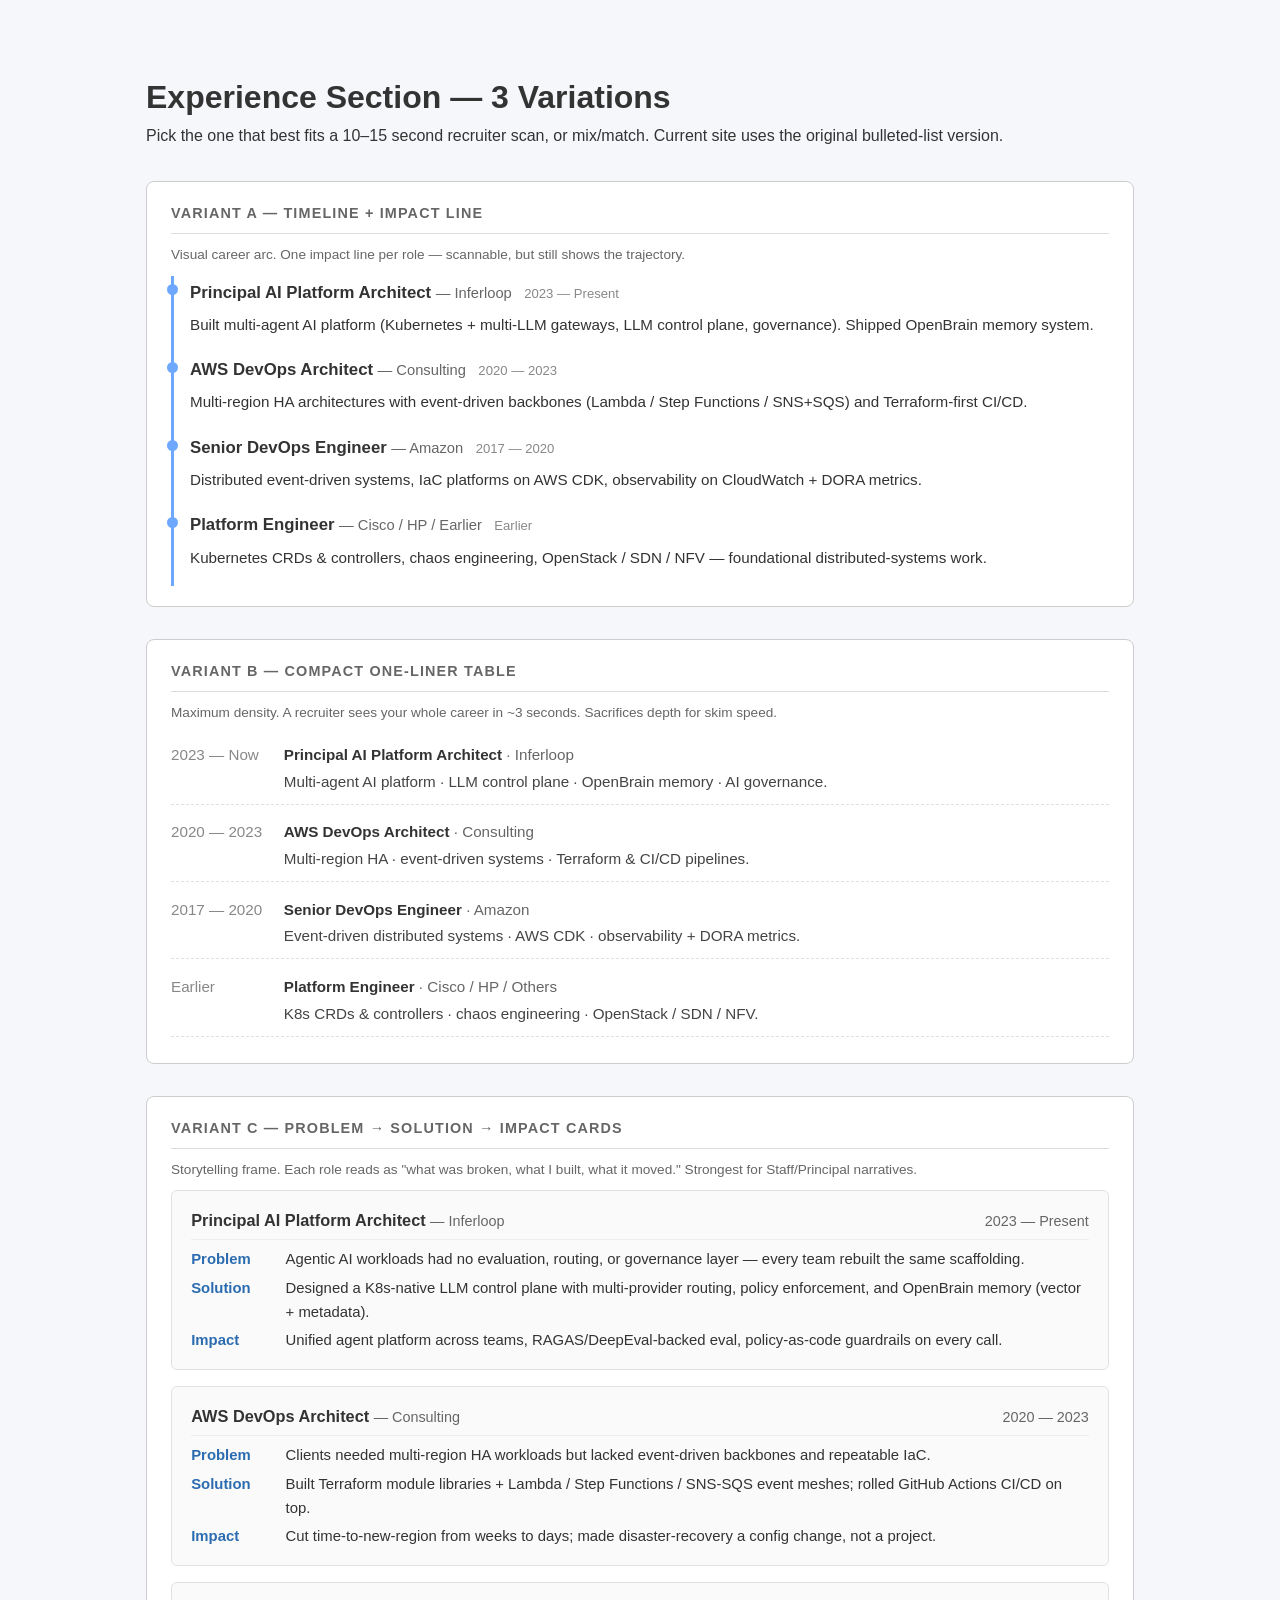
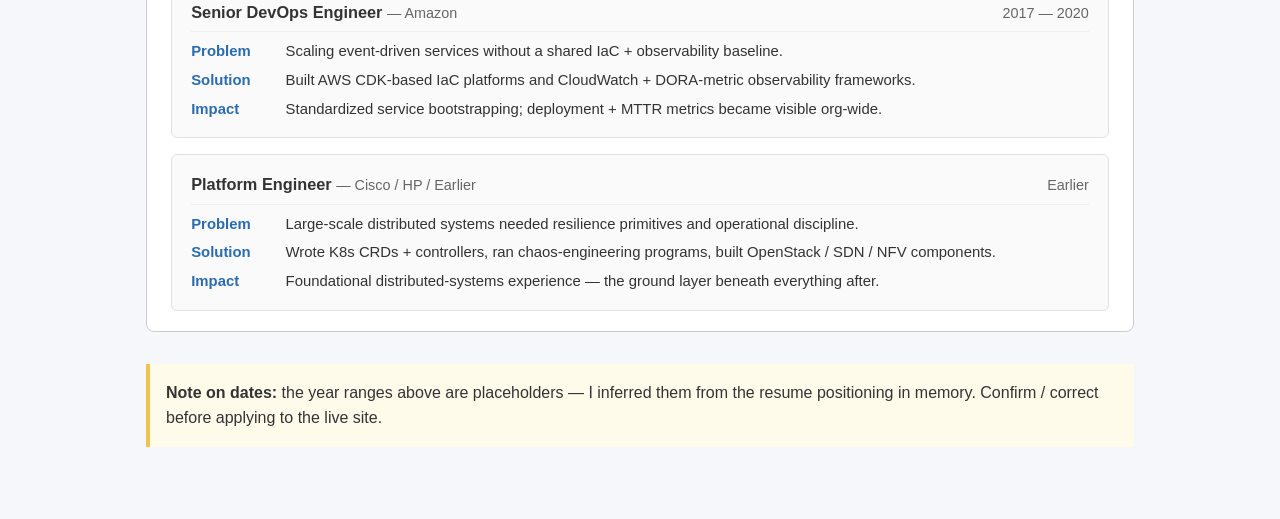
<file: experience-preview.html>
<!DOCTYPE html>
<html lang="en">
<head>
  <meta charset="UTF-8">
  <title>Experience Section — Variations Preview</title>
  <link rel="stylesheet" href="style.css">
  <style>
    .variant-wrap { max-width: 1100px; margin: 2rem auto; padding: 0 1rem; }
    .variant { border: 1px solid var(--border, #ccc); border-radius: 8px; padding: 1.25rem 1.5rem; margin: 2rem 0; background: var(--card, #fff); }
    .variant h2.variant-label { margin-top: 0; font-size: 0.9rem; letter-spacing: 0.08em; text-transform: uppercase; color: #666; border-bottom: 1px solid #ddd; padding-bottom: 0.5rem; }

    /* Variant A: timeline */
    .exp-timeline { list-style: none; padding: 0; margin: 0; }
    .exp-timeline li { border-left: 3px solid #6ea8fe; padding: 0.25rem 0 1rem 1rem; margin: 0; position: relative; }
    .exp-timeline li::before { content: ""; width: 11px; height: 11px; border-radius: 50%; background: #6ea8fe; position: absolute; left: -7px; top: 0.55rem; }
    .exp-timeline .role { font-weight: 600; font-size: 1.05rem; }
    .exp-timeline .org { color: #666; font-size: 0.92rem; }
    .exp-timeline .yrs { color: #888; font-size: 0.82rem; font-variant-numeric: tabular-nums; margin-left: 0.5rem; }
    .exp-timeline .impact { margin: 0.4rem 0 0; font-size: 0.95rem; }

    /* Variant B: dense one-liner */
    .exp-compact { list-style: none; padding: 0; margin: 0; }
    .exp-compact li { display: grid; grid-template-columns: 100px 1fr; gap: 0.8rem; padding: 0.6rem 0; border-bottom: 1px dashed #e0e0e0; font-size: 0.95rem; }
    .exp-compact .yrs { color: #888; font-variant-numeric: tabular-nums; }
    .exp-compact .role { font-weight: 600; }
    .exp-compact .org { color: #666; }
    .exp-compact .impact { display: block; color: #444; margin-top: 0.15rem; }

    /* Variant C: problem/solution/impact cards */
    .exp-cards { display: grid; grid-template-columns: 1fr; gap: 1rem; }
    .exp-card { border: 1px solid #e2e2e2; border-radius: 6px; padding: 1rem 1.2rem; background: #fafafa; }
    .exp-card .head { display: flex; justify-content: space-between; flex-wrap: wrap; align-items: baseline; margin-bottom: 0.5rem; border-bottom: 1px solid #eee; padding-bottom: 0.35rem; }
    .exp-card .role { font-weight: 600; font-size: 1.02rem; }
    .exp-card .org { color: #666; font-size: 0.9rem; }
    .exp-card .psi { display: grid; grid-template-columns: 80px 1fr; gap: 0.3rem 0.9rem; font-size: 0.93rem; }
    .exp-card .psi dt { font-weight: 600; color: #2b6cb0; }
    .exp-card .psi dd { margin: 0; }
  </style>
</head>
<body class="theme-light">

<div class="variant-wrap">
  <h1>Experience Section — 3 Variations</h1>
  <p>Pick the one that best fits a 10–15 second recruiter scan, or mix/match. Current site uses the original bulleted-list version.</p>

  <!-- ========== Variant A: Timeline ========== -->
  <div class="variant">
    <h2 class="variant-label">Variant A — Timeline + impact line</h2>
    <p style="font-size:0.85rem;color:#666;margin-top:-0.5rem;">Visual career arc. One impact line per role — scannable, but still shows the trajectory.</p>

    <ul class="exp-timeline">
      <li>
        <div><span class="role">Principal AI Platform Architect</span> <span class="org">— Inferloop</span> <span class="yrs">2023 — Present</span></div>
        <p class="impact">Built multi-agent AI platform (Kubernetes + multi-LLM gateways, LLM control plane, governance). Shipped OpenBrain memory system.</p>
      </li>
      <li>
        <div><span class="role">AWS DevOps Architect</span> <span class="org">— Consulting</span> <span class="yrs">2020 — 2023</span></div>
        <p class="impact">Multi-region HA architectures with event-driven backbones (Lambda / Step Functions / SNS+SQS) and Terraform-first CI/CD.</p>
      </li>
      <li>
        <div><span class="role">Senior DevOps Engineer</span> <span class="org">— Amazon</span> <span class="yrs">2017 — 2020</span></div>
        <p class="impact">Distributed event-driven systems, IaC platforms on AWS CDK, observability on CloudWatch + DORA metrics.</p>
      </li>
      <li>
        <div><span class="role">Platform Engineer</span> <span class="org">— Cisco / HP / Earlier</span> <span class="yrs">Earlier</span></div>
        <p class="impact">Kubernetes CRDs &amp; controllers, chaos engineering, OpenStack / SDN / NFV — foundational distributed-systems work.</p>
      </li>
    </ul>
  </div>

  <!-- ========== Variant B: Compact one-liner ========== -->
  <div class="variant">
    <h2 class="variant-label">Variant B — Compact one-liner table</h2>
    <p style="font-size:0.85rem;color:#666;margin-top:-0.5rem;">Maximum density. A recruiter sees your whole career in ~3 seconds. Sacrifices depth for skim speed.</p>

    <ul class="exp-compact">
      <li>
        <span class="yrs">2023 — Now</span>
        <span><span class="role">Principal AI Platform Architect</span> <span class="org">· Inferloop</span>
          <span class="impact">Multi-agent AI platform · LLM control plane · OpenBrain memory · AI governance.</span>
        </span>
      </li>
      <li>
        <span class="yrs">2020 — 2023</span>
        <span><span class="role">AWS DevOps Architect</span> <span class="org">· Consulting</span>
          <span class="impact">Multi-region HA · event-driven systems · Terraform &amp; CI/CD pipelines.</span>
        </span>
      </li>
      <li>
        <span class="yrs">2017 — 2020</span>
        <span><span class="role">Senior DevOps Engineer</span> <span class="org">· Amazon</span>
          <span class="impact">Event-driven distributed systems · AWS CDK · observability + DORA metrics.</span>
        </span>
      </li>
      <li>
        <span class="yrs">Earlier</span>
        <span><span class="role">Platform Engineer</span> <span class="org">· Cisco / HP / Others</span>
          <span class="impact">K8s CRDs &amp; controllers · chaos engineering · OpenStack / SDN / NFV.</span>
        </span>
      </li>
    </ul>
  </div>

  <!-- ========== Variant C: Problem / Solution / Impact cards ========== -->
  <div class="variant">
    <h2 class="variant-label">Variant C — Problem → Solution → Impact cards</h2>
    <p style="font-size:0.85rem;color:#666;margin-top:-0.5rem;">Storytelling frame. Each role reads as "what was broken, what I built, what it moved." Strongest for Staff/Principal narratives.</p>

    <div class="exp-cards">

      <div class="exp-card">
        <div class="head">
          <span><span class="role">Principal AI Platform Architect</span> <span class="org">— Inferloop</span></span>
          <span class="org">2023 — Present</span>
        </div>
        <dl class="psi">
          <dt>Problem</dt><dd>Agentic AI workloads had no evaluation, routing, or governance layer — every team rebuilt the same scaffolding.</dd>
          <dt>Solution</dt><dd>Designed a K8s-native LLM control plane with multi-provider routing, policy enforcement, and OpenBrain memory (vector + metadata).</dd>
          <dt>Impact</dt><dd>Unified agent platform across teams, RAGAS/DeepEval-backed eval, policy-as-code guardrails on every call.</dd>
        </dl>
      </div>

      <div class="exp-card">
        <div class="head">
          <span><span class="role">AWS DevOps Architect</span> <span class="org">— Consulting</span></span>
          <span class="org">2020 — 2023</span>
        </div>
        <dl class="psi">
          <dt>Problem</dt><dd>Clients needed multi-region HA workloads but lacked event-driven backbones and repeatable IaC.</dd>
          <dt>Solution</dt><dd>Built Terraform module libraries + Lambda / Step Functions / SNS-SQS event meshes; rolled GitHub Actions CI/CD on top.</dd>
          <dt>Impact</dt><dd>Cut time-to-new-region from weeks to days; made disaster-recovery a config change, not a project.</dd>
        </dl>
      </div>

      <div class="exp-card">
        <div class="head">
          <span><span class="role">Senior DevOps Engineer</span> <span class="org">— Amazon</span></span>
          <span class="org">2017 — 2020</span>
        </div>
        <dl class="psi">
          <dt>Problem</dt><dd>Scaling event-driven services without a shared IaC + observability baseline.</dd>
          <dt>Solution</dt><dd>Built AWS CDK-based IaC platforms and CloudWatch + DORA-metric observability frameworks.</dd>
          <dt>Impact</dt><dd>Standardized service bootstrapping; deployment + MTTR metrics became visible org-wide.</dd>
        </dl>
      </div>

      <div class="exp-card">
        <div class="head">
          <span><span class="role">Platform Engineer</span> <span class="org">— Cisco / HP / Earlier</span></span>
          <span class="org">Earlier</span>
        </div>
        <dl class="psi">
          <dt>Problem</dt><dd>Large-scale distributed systems needed resilience primitives and operational discipline.</dd>
          <dt>Solution</dt><dd>Wrote K8s CRDs + controllers, ran chaos-engineering programs, built OpenStack / SDN / NFV components.</dd>
          <dt>Impact</dt><dd>Foundational distributed-systems experience — the ground layer beneath everything after.</dd>
        </dl>
      </div>

    </div>
  </div>

  <p style="margin-top:2rem;padding:1rem;background:#fffbea;border-left:4px solid #f2c14e;">
    <strong>Note on dates:</strong> the year ranges above are placeholders — I inferred them from the resume positioning in memory. Confirm / correct before applying to the live site.
  </p>

</div>

</body>
</html>
</file>
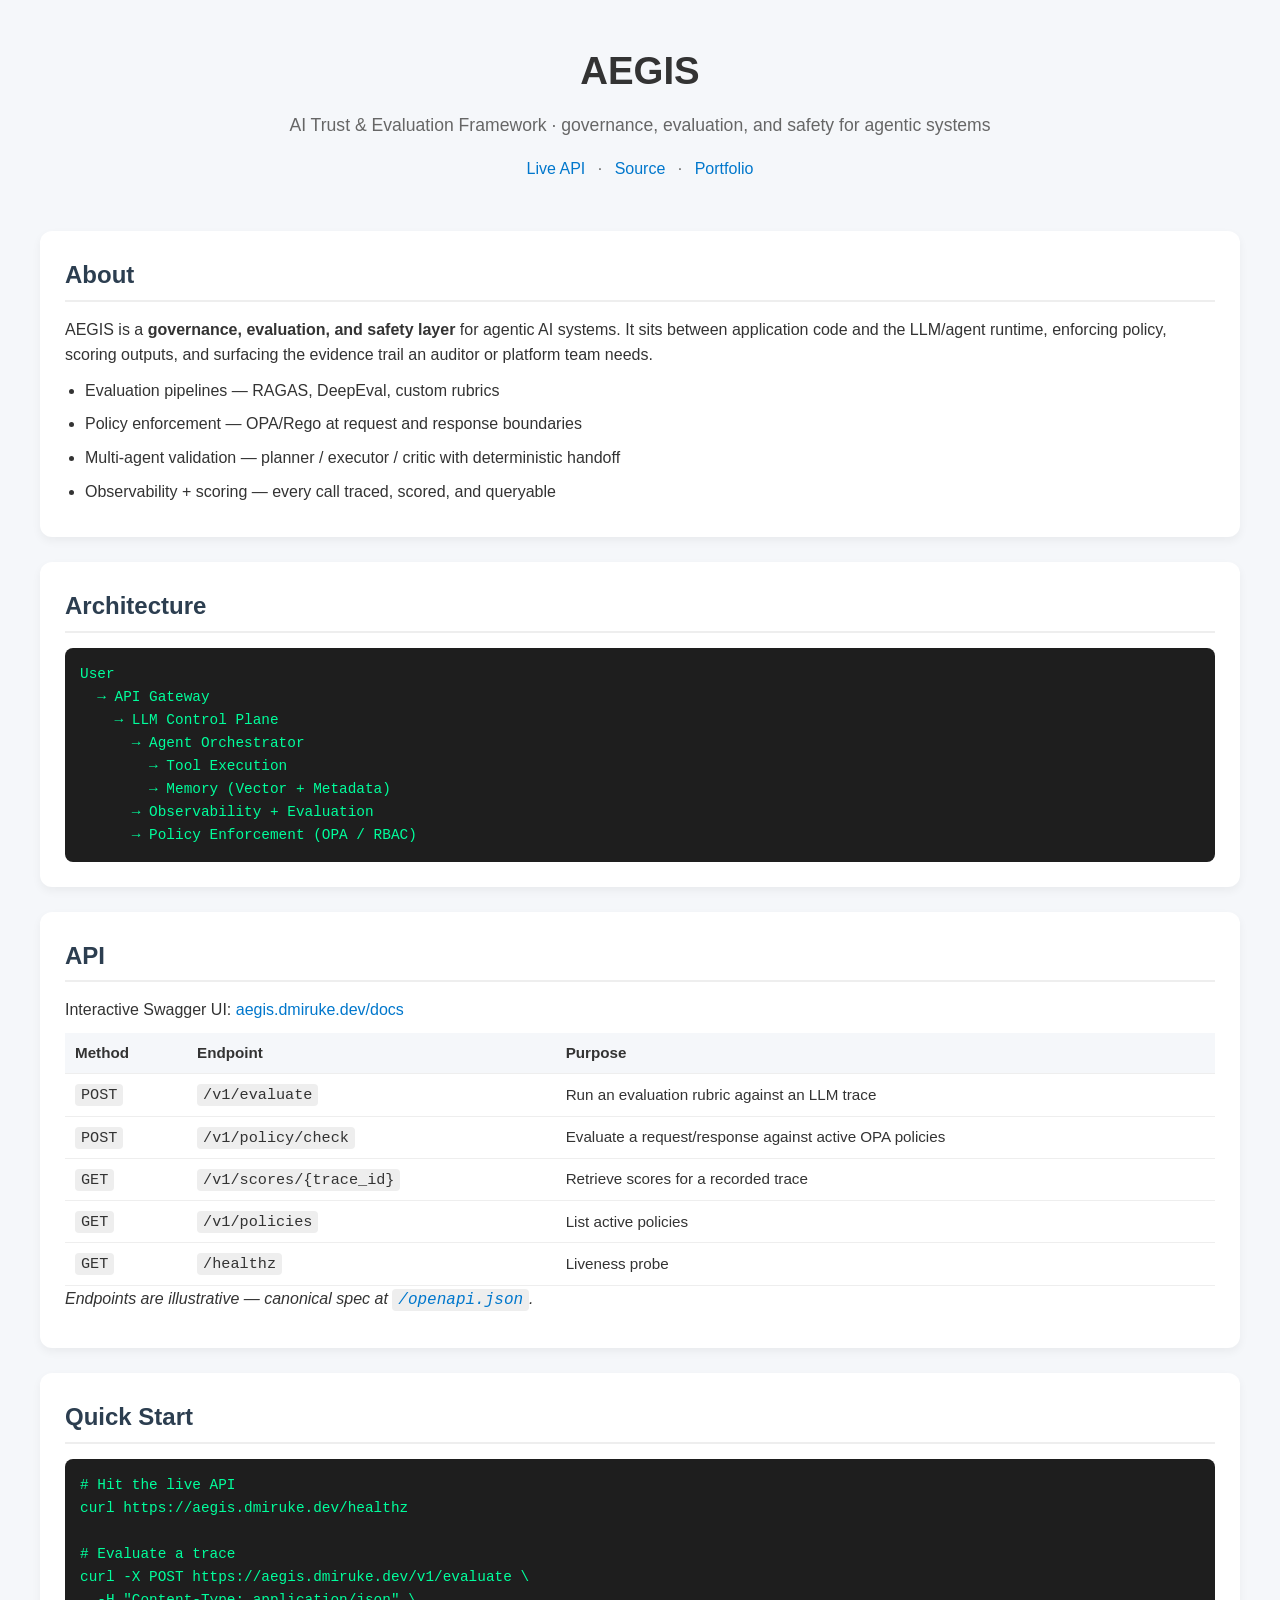
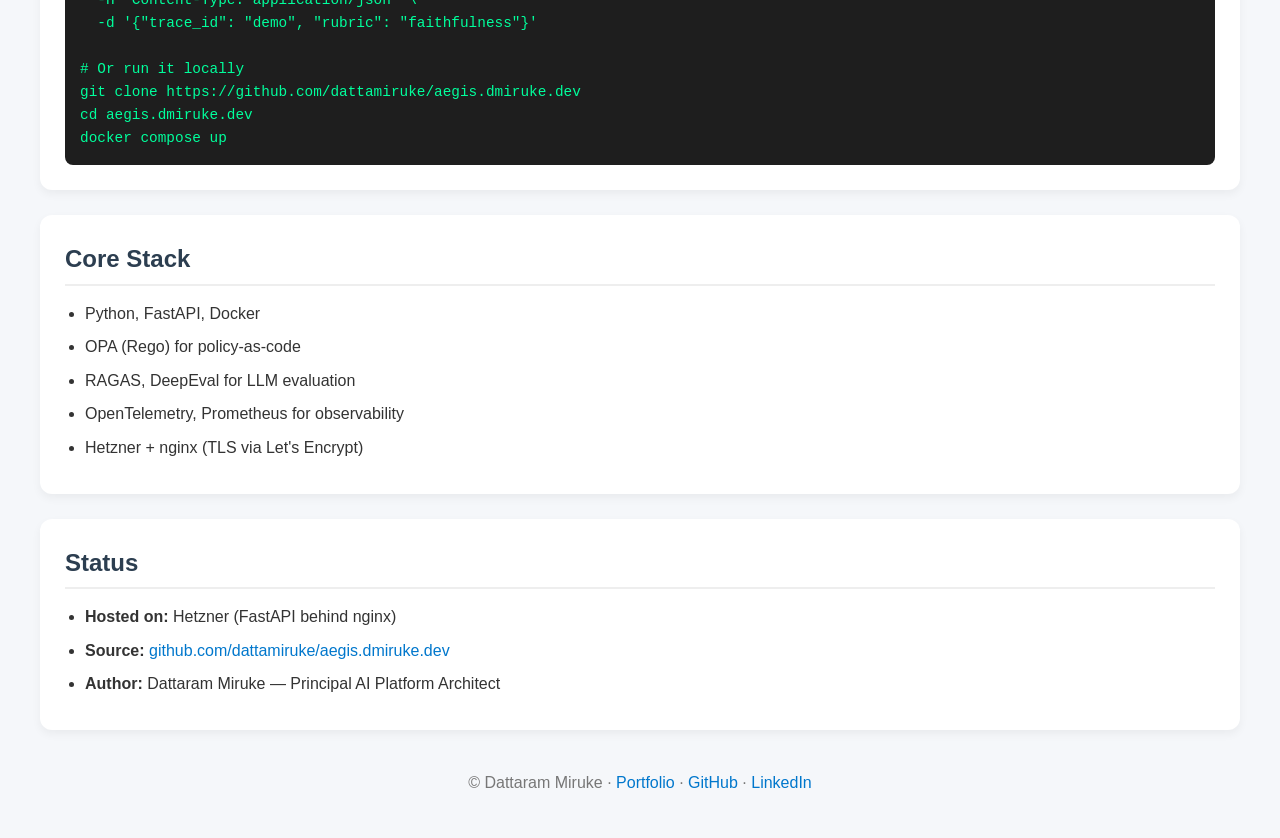
<file: drafts/aegis-landing.html>
<!DOCTYPE html>
<html lang="en">
<head>
  <meta charset="UTF-8">
  <meta name="viewport" content="width=device-width, initial-scale=1.0">
  <title>AEGIS — AI Trust &amp; Evaluation Framework</title>
  <meta name="description" content="AEGIS — governance, evaluation, and safety layer for agentic AI systems. Live Swagger API + open-source codebase.">
  <style>
    * { margin: 0; padding: 0; box-sizing: border-box; }

    body {
      font-family: -apple-system, BlinkMacSystemFont, "Segoe UI", Roboto, Arial, sans-serif;
      background: #f5f7fa;
      color: #333;
      line-height: 1.6;
      padding: 40px;
    }

    header { text-align: center; margin-bottom: 50px; }
    header h1 { font-size: 2.4rem; margin-bottom: 10px; }
    header p { color: #666; font-size: 1.1rem; }
    header .links { margin-top: 16px; font-size: 1rem; }
    header .links a { margin: 0 8px; }

    section {
      background: #ffffff;
      padding: 25px;
      margin-bottom: 25px;
      border-radius: 12px;
      box-shadow: 0 4px 10px rgba(0, 0, 0, 0.05);
    }

    h2 {
      margin-bottom: 15px;
      color: #2c3e50;
      border-bottom: 2px solid #eee;
      padding-bottom: 5px;
    }

    h3 { margin-top: 12px; margin-bottom: 6px; }

    ul { padding-left: 20px; }
    li { margin-bottom: 8px; }
    p { margin-bottom: 10px; }

    pre {
      background: #1e1e1e;
      color: #00ff9c;
      padding: 15px;
      border-radius: 8px;
      overflow-x: auto;
      font-size: 0.9rem;
    }

    code {
      background: #eee;
      padding: 2px 6px;
      border-radius: 4px;
      font-family: "SF Mono", Menlo, Consolas, monospace;
    }

    a { color: #0077cc; text-decoration: none; }
    a:hover { text-decoration: underline; }

    table {
      width: 100%;
      border-collapse: collapse;
      font-size: 0.95rem;
    }
    th, td {
      text-align: left;
      padding: 8px 10px;
      border-bottom: 1px solid #eee;
    }
    th { background: #f5f7fa; font-weight: 600; }

    footer {
      text-align: center;
      margin-top: 40px;
      color: #777;
    }
  </style>
</head>
<body>

<header>
  <h1>AEGIS</h1>
  <p>AI Trust &amp; Evaluation Framework &middot; governance, evaluation, and safety for agentic systems</p>
  <p class="links">
    <a href="https://aegis.dmiruke.dev/docs">Live API</a> &middot;
    <a href="https://github.com/dattamiruke/aegis.dmiruke.dev">Source</a> &middot;
    <a href="https://dmiruke.dev/">Portfolio</a>
  </p>
</header>

<main>

<section>
  <h2>About</h2>
  <p>AEGIS is a <strong>governance, evaluation, and safety layer</strong> for agentic AI systems. It sits between application code and the LLM/agent runtime, enforcing policy, scoring outputs, and surfacing the evidence trail an auditor or platform team needs.</p>
  <ul>
    <li>Evaluation pipelines &mdash; RAGAS, DeepEval, custom rubrics</li>
    <li>Policy enforcement &mdash; OPA/Rego at request and response boundaries</li>
    <li>Multi-agent validation &mdash; planner / executor / critic with deterministic handoff</li>
    <li>Observability + scoring &mdash; every call traced, scored, and queryable</li>
  </ul>
</section>

<section>
  <h2>Architecture</h2>
  <pre>User
  &rarr; API Gateway
    &rarr; LLM Control Plane
      &rarr; Agent Orchestrator
        &rarr; Tool Execution
        &rarr; Memory (Vector + Metadata)
      &rarr; Observability + Evaluation
      &rarr; Policy Enforcement (OPA / RBAC)</pre>
</section>

<section>
  <h2>API</h2>
  <p>Interactive Swagger UI: <a href="https://aegis.dmiruke.dev/docs">aegis.dmiruke.dev/docs</a></p>
  <table>
    <thead>
      <tr><th>Method</th><th>Endpoint</th><th>Purpose</th></tr>
    </thead>
    <tbody>
      <tr><td><code>POST</code></td><td><code>/v1/evaluate</code></td><td>Run an evaluation rubric against an LLM trace</td></tr>
      <tr><td><code>POST</code></td><td><code>/v1/policy/check</code></td><td>Evaluate a request/response against active OPA policies</td></tr>
      <tr><td><code>GET</code></td><td><code>/v1/scores/{trace_id}</code></td><td>Retrieve scores for a recorded trace</td></tr>
      <tr><td><code>GET</code></td><td><code>/v1/policies</code></td><td>List active policies</td></tr>
      <tr><td><code>GET</code></td><td><code>/healthz</code></td><td>Liveness probe</td></tr>
    </tbody>
  </table>
  <p><em>Endpoints are illustrative &mdash; canonical spec at <a href="https://aegis.dmiruke.dev/openapi.json"><code>/openapi.json</code></a>.</em></p>
</section>

<section>
  <h2>Quick Start</h2>
  <pre># Hit the live API
curl https://aegis.dmiruke.dev/healthz

# Evaluate a trace
curl -X POST https://aegis.dmiruke.dev/v1/evaluate \
  -H "Content-Type: application/json" \
  -d '{"trace_id": "demo", "rubric": "faithfulness"}'

# Or run it locally
git clone https://github.com/dattamiruke/aegis.dmiruke.dev
cd aegis.dmiruke.dev
docker compose up</pre>
</section>

<section>
  <h2>Core Stack</h2>
  <ul>
    <li>Python, FastAPI, Docker</li>
    <li>OPA (Rego) for policy-as-code</li>
    <li>RAGAS, DeepEval for LLM evaluation</li>
    <li>OpenTelemetry, Prometheus for observability</li>
    <li>Hetzner + nginx (TLS via Let's Encrypt)</li>
  </ul>
</section>

<section>
  <h2>Status</h2>
  <ul>
    <li><strong>Hosted on:</strong> Hetzner (FastAPI behind nginx)</li>
    <li><strong>Source:</strong> <a href="https://github.com/dattamiruke/aegis.dmiruke.dev">github.com/dattamiruke/aegis.dmiruke.dev</a></li>
    <li><strong>Author:</strong> Dattaram Miruke &mdash; Principal AI Platform Architect</li>
  </ul>
</section>

</main>

<footer>
  <p>&copy; Dattaram Miruke &middot;
    <a href="https://dmiruke.dev/">Portfolio</a> &middot;
    <a href="https://github.com/dattamiruke">GitHub</a> &middot;
    <a href="https://www.linkedin.com/in/dattamiruke/">LinkedIn</a>
  </p>
</footer>

</body>
</html>
</file>
<file: style.css>
/* Reset */
* {
  margin: 0;
  padding: 0;
  box-sizing: border-box;
}

/* Base */
body {
  font-family: -apple-system, BlinkMacSystemFont, "Segoe UI", Roboto, Arial, sans-serif;
  background: #f5f7fa;
  color: #333;
  line-height: 1.6;
  padding: 40px;
  max-width: 1100px;
  margin: 0 auto;
  transition: background 0.2s, color 0.2s;
}

/* Header */
header {
  text-align: center;
  margin-bottom: 50px;
  position: relative;
}

header h1 {
  font-size: 2.4rem;
  margin-bottom: 10px;
}

header .subtitle {
  color: #2c3e50;
  font-size: 1.15rem;
  font-weight: 600;
  margin-bottom: 8px;
}

header .meta {
  color: #666;
  font-size: 1rem;
}

header .toggle {
  position: absolute;
  top: 0;
  right: 0;
  padding: 8px 14px;
  border: 1px solid #ccc;
  background: #fff;
  color: #333;
  border-radius: 6px;
  cursor: pointer;
  font-size: 0.9rem;
}

header .toggle:hover {
  background: #eee;
}

/* Sections */
section {
  background: #ffffff;
  padding: 28px;
  margin-bottom: 25px;
  border-radius: 12px;
  box-shadow: 0 4px 10px rgba(0, 0, 0, 0.05);
}

/* Headings */
h2 {
  margin-bottom: 18px;
  color: #2c3e50;
  border-bottom: 2px solid #eee;
  padding-bottom: 8px;
  font-size: 1.5rem;
}

h3 {
  margin-top: 16px;
  margin-bottom: 10px;
  color: #34495e;
  font-size: 1.15rem;
}

/* Project cards */
.project {
  background: #fafbfc;
  border: 1px solid #e4e8eb;
  border-radius: 10px;
  padding: 20px;
  margin-bottom: 16px;
}

.project h3 {
  margin-top: 0;
  color: #0077cc;
}

/* Lists */
ul {
  padding-left: 22px;
  margin-bottom: 10px;
}

li {
  margin-bottom: 6px;
}

/* Text */
p {
  margin-bottom: 10px;
}

/* Code blocks */
pre {
  background: #1e1e1e;
  color: #00ff9c;
  padding: 18px;
  border-radius: 8px;
  overflow-x: auto;
  font-size: 0.9rem;
  line-height: 1.5;
  font-family: "SF Mono", Menlo, Consolas, monospace;
}

/* Inline code */
code {
  background: #eee;
  padding: 2px 6px;
  border-radius: 4px;
  font-family: "SF Mono", Menlo, Consolas, monospace;
  font-size: 0.9rem;
}

/* Blockquote */
blockquote {
  border-left: 4px solid #0077cc;
  padding: 10px 18px;
  color: #555;
  font-style: italic;
  background: #f4f8fb;
  border-radius: 0 6px 6px 0;
}

/* Images */
img {
  max-width: 100%;
  border-radius: 8px;
  margin-top: 10px;
}

/* Links */
a {
  color: #0077cc;
  text-decoration: none;
}

a:hover {
  text-decoration: underline;
}

/* Footer */
footer {
  text-align: center;
  margin-top: 40px;
  color: #777;
  font-size: 0.95rem;
}

/* Tag cloud */
.tag-cloud {
  display: flex;
  flex-wrap: wrap;
  gap: 10px 12px;
  align-items: baseline;
  padding: 8px 0;
}

.tag {
  display: inline-block;
  padding: 6px 14px;
  border-radius: 999px;
  background: #e8f0fe;
  color: #1a4fb8;
  border: 1px solid #cfe0fc;
  font-weight: 500;
  line-height: 1;
  transition: transform 0.15s ease, background 0.15s ease;
  cursor: default;
}

.tag:hover {
  transform: translateY(-2px);
  background: #d5e4fb;
}

.tag-xl { font-size: 1.45rem; padding: 10px 18px; background: #0077cc; color: #fff; border-color: #0077cc; }
.tag-lg { font-size: 1.15rem; padding: 8px 16px; background: #cfe0fc; color: #0a3a85; border-color: #b4cff5; }
.tag-md { font-size: 1rem; }
.tag-sm { font-size: 0.85rem; padding: 4px 10px; background: #f0f4fa; color: #4a5a75; border-color: #dce3ee; }

.tag-xl:hover { background: #005fa3; }

/* White theme (pure white background, no card shadow tint) */
body.theme-white {
  background: #ffffff;
  color: #1a1a1a;
}

body.theme-white section {
  background: #ffffff;
  border: 1px solid #e4e8eb;
  box-shadow: none;
}

body.theme-white .project {
  background: #fafbfc;
}

body.theme-white blockquote {
  background: #f7fafc;
}

/* Dark mode */
body.dark {
  background: #0d1117;
  color: #c9d1d9;
}

body.dark header .subtitle,
body.dark h2,
body.dark h3 {
  color: #58a6ff;
}

body.dark header .meta,
body.dark footer {
  color: #8b949e;
}

body.dark section {
  background: #161b22;
  box-shadow: none;
  border: 1px solid #30363d;
}

body.dark h2 {
  border-bottom: 1px solid #30363d;
}

body.dark .project {
  background: #0d1117;
  border-color: #30363d;
}

body.dark .project h3 {
  color: #79c0ff;
}

body.dark pre {
  background: #010409;
  color: #00ff9c;
  border: 1px solid #30363d;
}

body.dark code {
  background: #21262d;
  color: #c9d1d9;
}

body.dark blockquote {
  background: #161b22;
  border-left-color: #58a6ff;
  color: #c9d1d9;
}

body.dark a {
  color: #58a6ff;
}

body.dark header .toggle {
  background: #21262d;
  color: #c9d1d9;
  border-color: #30363d;
}

body.dark header .toggle:hover {
  background: #30363d;
}

body.dark .tag {
  background: #161b22;
  color: #79c0ff;
  border-color: #30363d;
}

body.dark .tag:hover {
  background: #21262d;
}

body.dark .tag-xl {
  background: #1f6feb;
  color: #fff;
  border-color: #1f6feb;
}

body.dark .tag-xl:hover {
  background: #388bfd;
}

body.dark .tag-lg {
  background: #0d2d5a;
  color: #9ecbff;
  border-color: #1f4380;
}

body.dark .tag-sm {
  background: #0d1117;
  color: #8b949e;
  border-color: #30363d;
}
</file>
